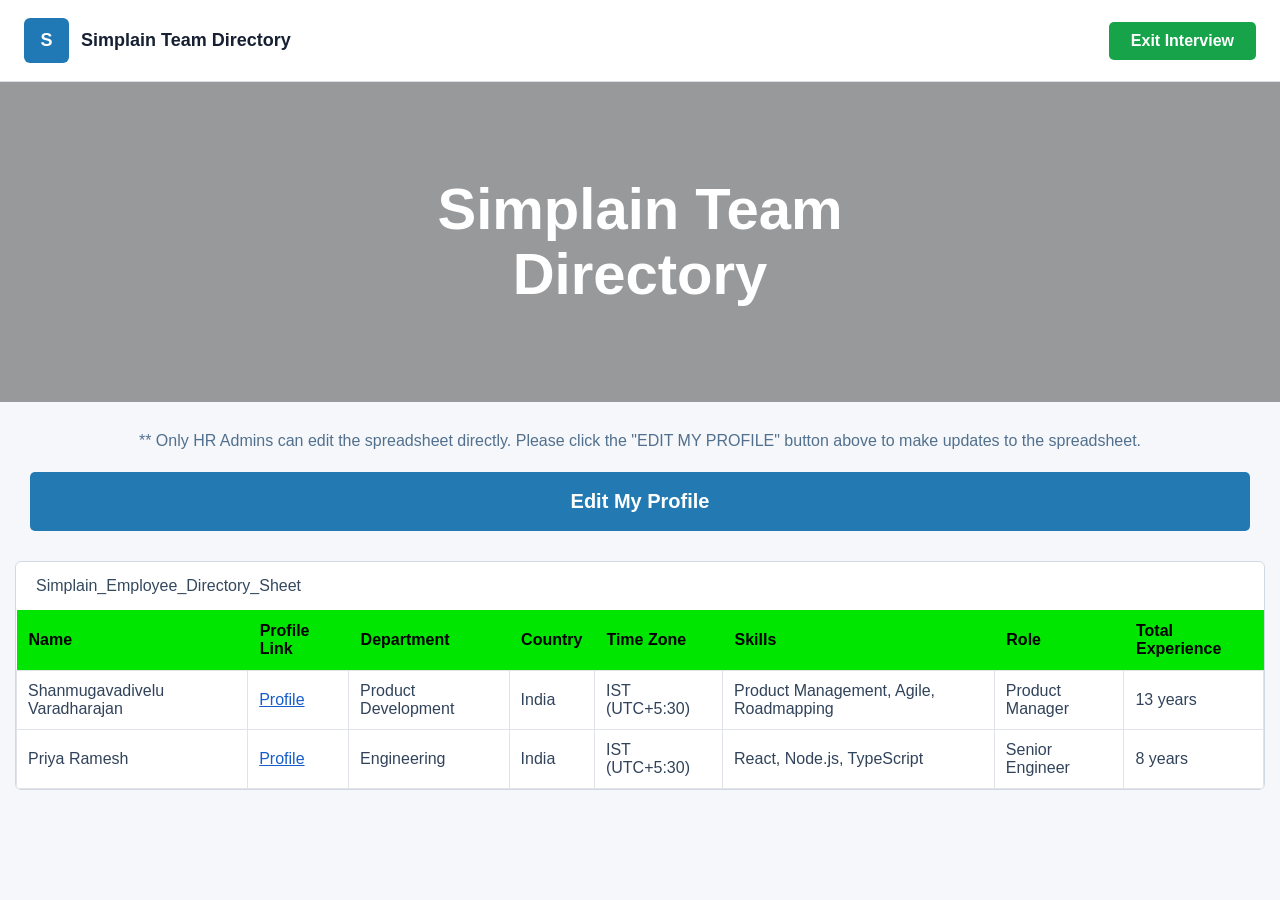
<file: Exit_Interview_Project (1)/index.html>
<!DOCTYPE html>
<html lang="en">
<head>
  <meta charset="UTF-8">
  <meta name="viewport" content="width=device-width, initial-scale=1.0">
  <title>Simplain Team Directory</title>
  <link rel="stylesheet" href="style.css">
</head>
<body>

<header class="navbar">
  <div class="brand">
    <div class="logo">S</div>
    <span>Simplain Team Directory</span>
  </div>
  <a href="exit-interview.html" class="top-btn">Exit Interview</a>
</header>

<section class="hero">
  <div class="overlay">
    <h1>Simplain Team<br>Directory</h1>
  </div>
</section>

<p class="notice">
  ** Only HR Admins can edit the spreadsheet directly. Please click the "EDIT MY PROFILE"
  button above to make updates to the spreadsheet.
</p>

<a href="#" class="profile-btn">Edit My Profile</a>

<section class="directory">
  <div class="sheet-title">Simplain_Employee_Directory_Sheet</div>
  <table>
    <thead>
      <tr>
        <th>Name</th>
        <th>Profile Link</th>
        <th>Department</th>
        <th>Country</th>
        <th>Time Zone</th>
        <th>Skills</th>
        <th>Role</th>
        <th>Total Experience</th>
      </tr>
    </thead>
    <tbody>
      <tr>
        <td>Shanmugavadivelu Varadharajan</td>
        <td><a href="#">Profile</a></td>
        <td>Product Development</td>
        <td>India</td>
        <td>IST (UTC+5:30)</td>
        <td>Product Management, Agile, Roadmapping</td>
        <td>Product Manager</td>
        <td>13 years</td>
      </tr>
      <tr>
        <td>Priya Ramesh</td>
        <td><a href="#">Profile</a></td>
        <td>Engineering</td>
        <td>India</td>
        <td>IST (UTC+5:30)</td>
        <td>React, Node.js, TypeScript</td>
        <td>Senior Engineer</td>
        <td>8 years</td>
      </tr>
    </tbody>
  </table>
</section>

</body>
</html>
</file>
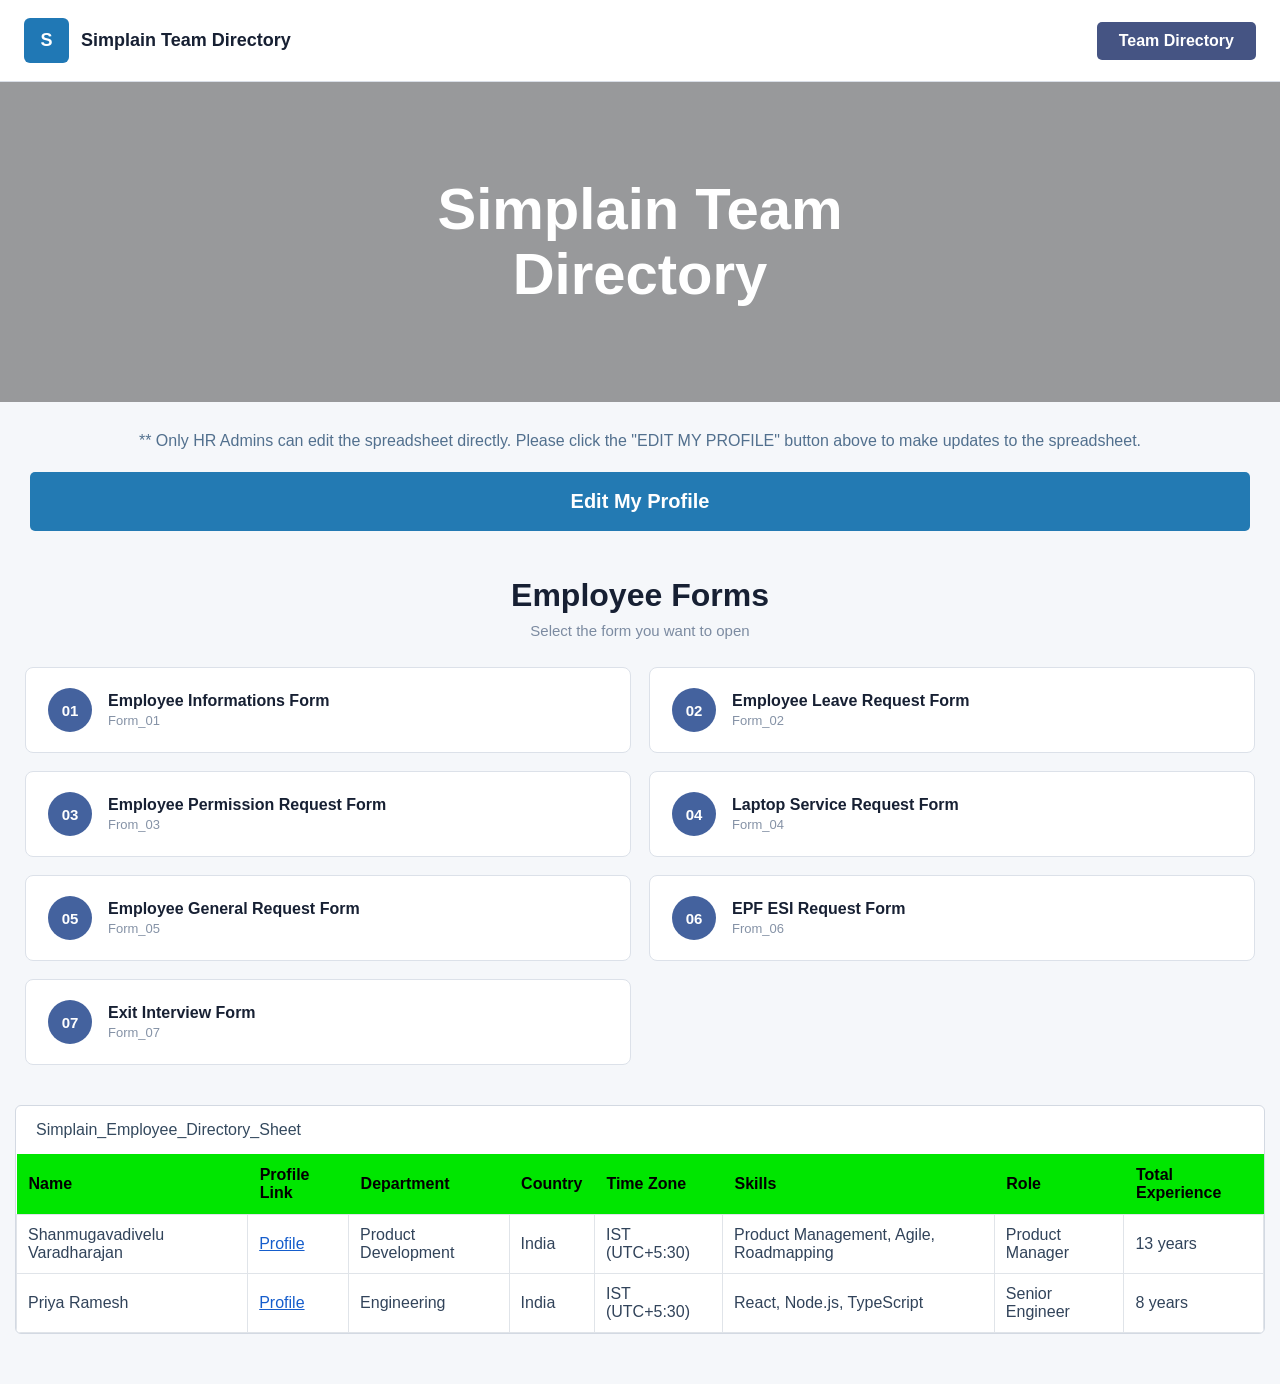
<file: Simplain_Employee_Portal (1)/index.html>
<!DOCTYPE html>
<html lang="en">
<head>
  <meta charset="UTF-8">
  <meta name="viewport" content="width=device-width, initial-scale=1.0">
  <title>Simplain Team Directory</title>
  <link rel="stylesheet" href="style.css">
</head>
<body>

<header class="navbar">
  <div class="brand">
    <div class="logo">S</div>
    <span>Simplain Team Directory</span>
  </div>
  <a href="#directory" class="top-btn">Team Directory</a>
</header>

<section class="hero">
  <div class="overlay">
    <h1>Simplain Team<br>Directory</h1>
  </div>
</section>

<p class="notice">
  ** Only HR Admins can edit the spreadsheet directly. Please click the "EDIT MY PROFILE"
  button above to make updates to the spreadsheet.
</p>

<a href="#" class="profile-btn">Edit My Profile</a>

<section class="forms-section">
  <h2>Employee Forms</h2>
  <p class="forms-subtitle">Select the form you want to open</p>

  <div class="forms-grid">
    <a href="employee-information.html" class="form-card">
      <span class="card-number">01</span>
      <span class="card-text">
        <span class="card-title">Employee Informations Form</span>
        <span class="card-sub">Form_01</span>
      </span>
    </a>

    <a href="employee-leave-request.html" class="form-card">
      <span class="card-number">02</span>
      <span class="card-text">
        <span class="card-title">Employee Leave Request Form</span>
        <span class="card-sub">Form_02</span>
      </span>
    </a>

    <a href="employee-permission-request.html" class="form-card">
      <span class="card-number">03</span>
      <span class="card-text">
        <span class="card-title">Employee Permission Request Form</span>
        <span class="card-sub">From_03</span>
      </span>
    </a>

    <a href="laptop-service-request.html" class="form-card">
      <span class="card-number">04</span>
      <span class="card-text">
        <span class="card-title">Laptop Service Request Form</span>
        <span class="card-sub">Form_04</span>
      </span>
    </a>

    <a href="employee-general-request.html" class="form-card">
      <span class="card-number">05</span>
      <span class="card-text">
        <span class="card-title">Employee General Request Form</span>
        <span class="card-sub">Form_05</span>
      </span>
    </a>

    <a href="epf-esi-request.html" class="form-card">
      <span class="card-number">06</span>
      <span class="card-text">
        <span class="card-title">EPF ESI Request Form</span>
        <span class="card-sub">From_06</span>
      </span>
    </a>

    <a href="exit-interview.html" class="form-card form-card--accent">
      <span class="card-number card-number--accent">07</span>
      <span class="card-text">
        <span class="card-title">Exit Interview Form</span>
        <span class="card-sub">Form_07</span>
      </span>
    </a>
  </div>
</section>

<section class="directory" id="directory">
  <div class="sheet-title">Simplain_Employee_Directory_Sheet</div>
  <table>
    <thead>
      <tr>
        <th>Name</th>
        <th>Profile Link</th>
        <th>Department</th>
        <th>Country</th>
        <th>Time Zone</th>
        <th>Skills</th>
        <th>Role</th>
        <th>Total Experience</th>
      </tr>
    </thead>
    <tbody>
      <tr>
        <td>Shanmugavadivelu Varadharajan</td>
        <td><a href="#">Profile</a></td>
        <td>Product Development</td>
        <td>India</td>
        <td>IST (UTC+5:30)</td>
        <td>Product Management, Agile, Roadmapping</td>
        <td>Product Manager</td>
        <td>13 years</td>
      </tr>
      <tr>
        <td>Priya Ramesh</td>
        <td><a href="#">Profile</a></td>
        <td>Engineering</td>
        <td>India</td>
        <td>IST (UTC+5:30)</td>
        <td>React, Node.js, TypeScript</td>
        <td>Senior Engineer</td>
        <td>8 years</td>
      </tr>
    </tbody>
  </table>
</section>

</body>
</html>
</file>
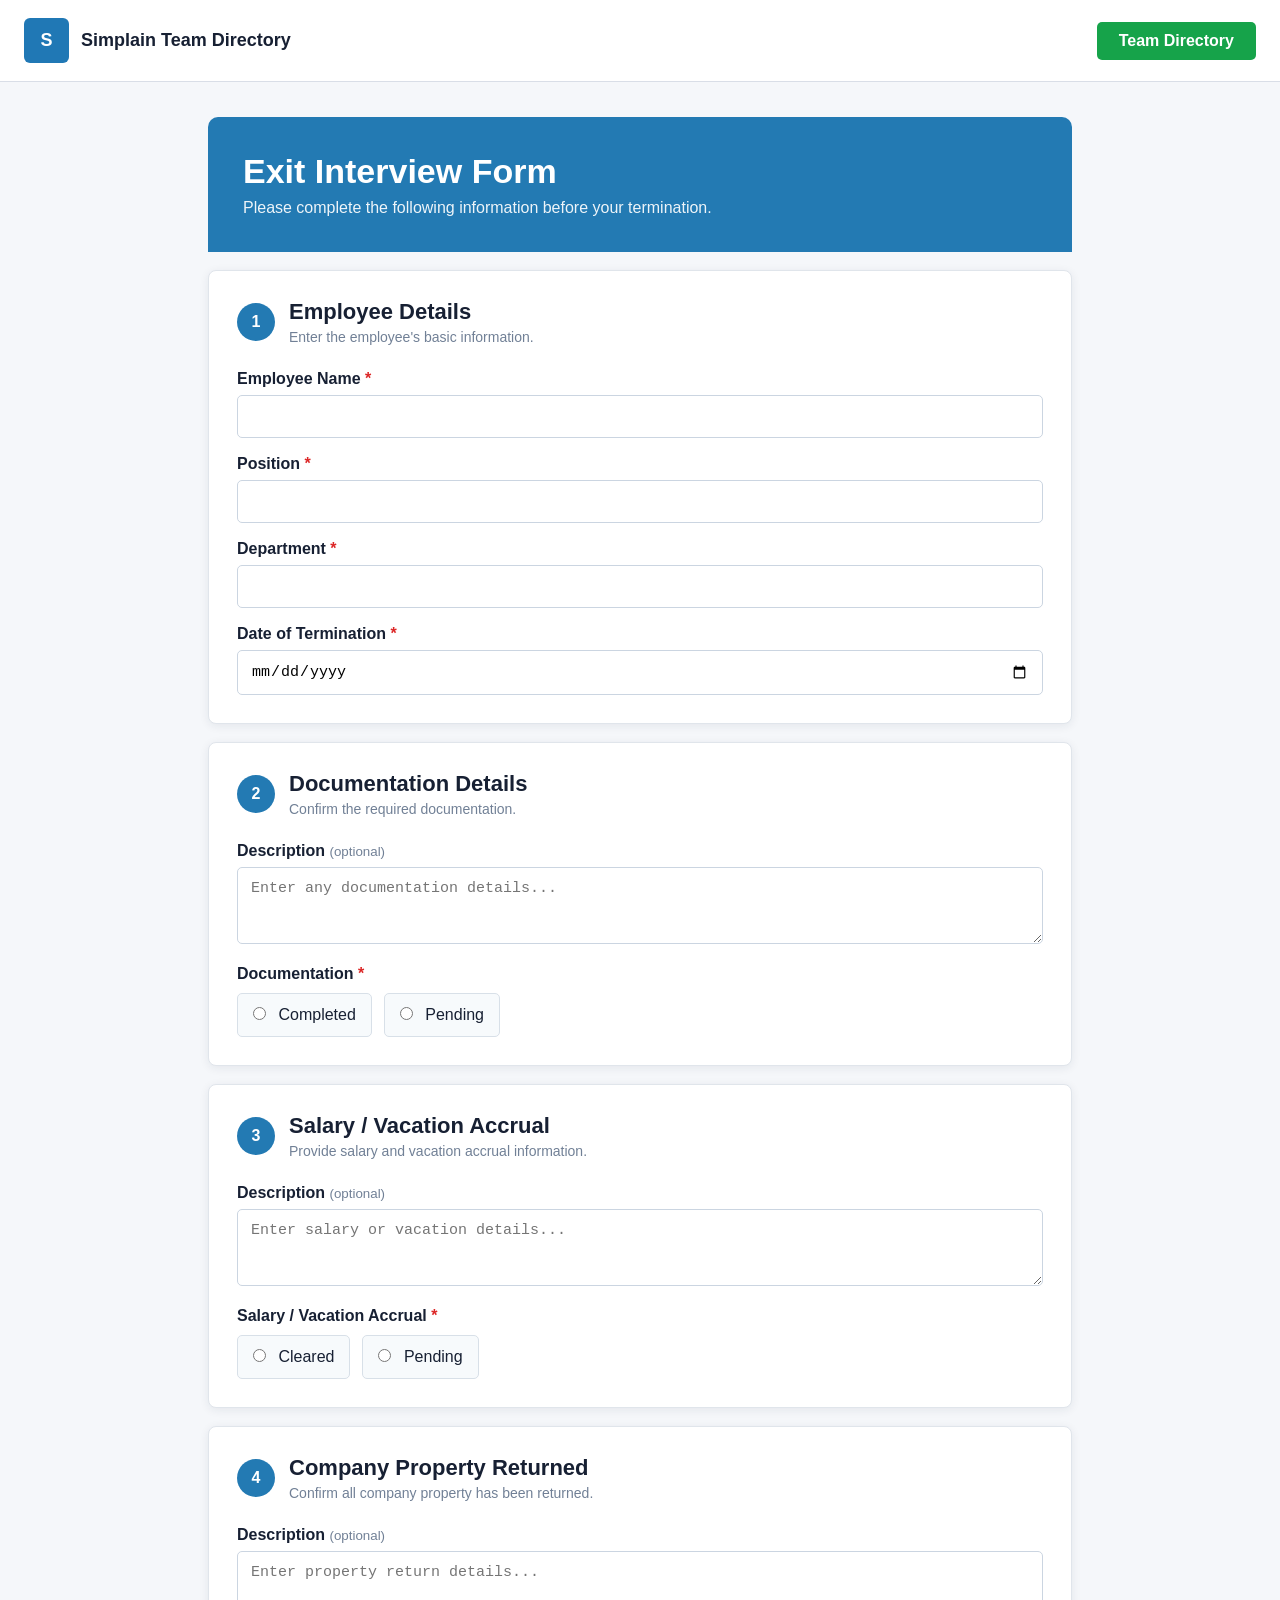
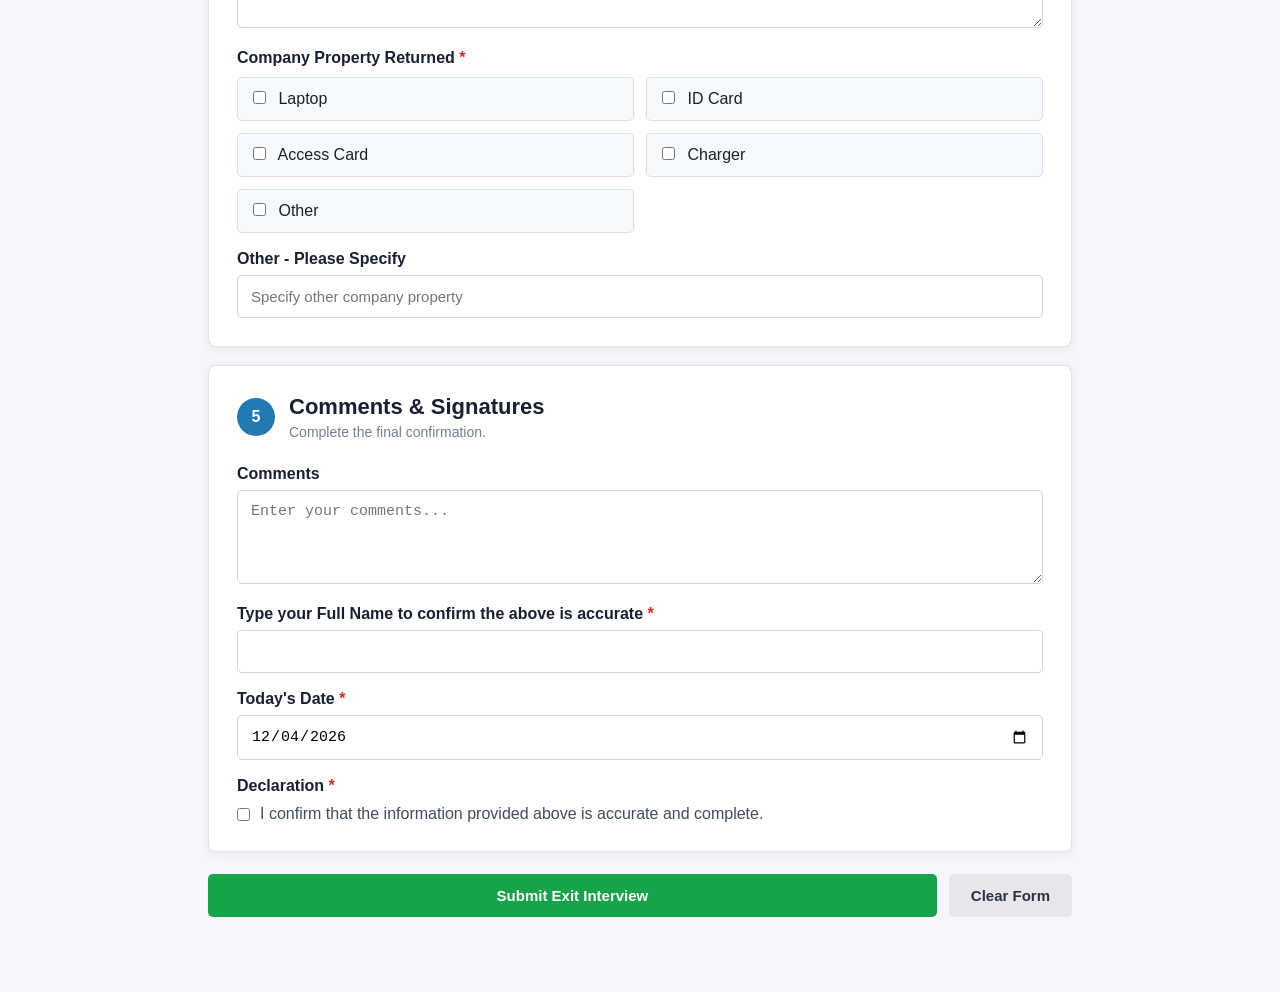
<file: Exit_Interview_Project (1)/exit-interview.html>
<!DOCTYPE html>
<html lang="en">
<head>
  <meta charset="UTF-8">
  <meta name="viewport" content="width=device-width, initial-scale=1.0">
  <title>Exit Interview Form | Simplain</title>
  <link rel="stylesheet" href="style.css">
</head>
<body>

<header class="navbar">
  <div class="brand">
    <div class="logo">S</div>
    <span>Simplain Team Directory</span>
  </div>
  <a href="index.html" class="top-btn">Team Directory</a>
</header>

<main class="form-page">
  <div class="form-header">
    <h1>Exit Interview Form</h1>
    <p>Please complete the following information before your termination.</p>
  </div>

  <form id="exitForm">

    <section class="form-section">
      <div class="section-title">
        <span>1</span>
        <div>
          <h2>Employee Details</h2>
          <p>Enter the employee's basic information.</p>
        </div>
      </div>

      <label>Employee Name <span>*</span></label>
      <input type="text" name="employeeName" required>

      <label>Position <span>*</span></label>
      <input type="text" name="position" required>

      <label>Department <span>*</span></label>
      <input type="text" name="department" required>

      <label>Date of Termination <span>*</span></label>
      <input type="date" name="terminationDate" required>
    </section>

    <section class="form-section">
      <div class="section-title">
        <span>2</span>
        <div>
          <h2>Documentation Details</h2>
          <p>Confirm the required documentation.</p>
        </div>
      </div>

      <label>Description <small>(optional)</small></label>
      <textarea name="documentationDescription" rows="3"
        placeholder="Enter any documentation details..."></textarea>

      <label>Documentation <span>*</span></label>
      <div class="options">
        <label class="option"><input type="radio" name="documentation" value="Completed" required> Completed</label>
        <label class="option"><input type="radio" name="documentation" value="Pending"> Pending</label>
      </div>
    </section>

    <section class="form-section">
      <div class="section-title">
        <span>3</span>
        <div>
          <h2>Salary / Vacation Accrual</h2>
          <p>Provide salary and vacation accrual information.</p>
        </div>
      </div>

      <label>Description <small>(optional)</small></label>
      <textarea name="salaryDescription" rows="3"
        placeholder="Enter salary or vacation details..."></textarea>

      <label>Salary / Vacation Accrual <span>*</span></label>
      <div class="options">
        <label class="option"><input type="radio" name="salary" value="Cleared" required> Cleared</label>
        <label class="option"><input type="radio" name="salary" value="Pending"> Pending</label>
      </div>
    </section>

    <section class="form-section">
      <div class="section-title">
        <span>4</span>
        <div>
          <h2>Company Property Returned</h2>
          <p>Confirm all company property has been returned.</p>
        </div>
      </div>

      <label>Description <small>(optional)</small></label>
      <textarea name="propertyDescription" rows="3"
        placeholder="Enter property return details..."></textarea>

      <label>Company Property Returned <span>*</span></label>
      <div class="checkbox-grid">
        <label class="option"><input type="checkbox" name="property" value="Laptop"> Laptop</label>
        <label class="option"><input type="checkbox" name="property" value="ID Card"> ID Card</label>
        <label class="option"><input type="checkbox" name="property" value="Access Card"> Access Card</label>
        <label class="option"><input type="checkbox" name="property" value="Charger"> Charger</label>
        <label class="option"><input type="checkbox" name="property" value="Other"> Other</label>
      </div>

      <label>Other - Please Specify</label>
      <input type="text" name="otherProperty" placeholder="Specify other company property">
    </section>

    <section class="form-section">
      <div class="section-title">
        <span>5</span>
        <div>
          <h2>Comments &amp; Signatures</h2>
          <p>Complete the final confirmation.</p>
        </div>
      </div>

      <label>Comments</label>
      <textarea name="comments" rows="4" placeholder="Enter your comments..."></textarea>

      <label>Type your Full Name to confirm the above is accurate <span>*</span></label>
      <input type="text" name="fullName" required>

      <label>Today's Date <span>*</span></label>
      <input type="date" id="todayDate" name="todayDate" required>

      <label>Declaration <span>*</span></label>
      <label class="declaration">
        <input type="checkbox" name="declaration" required>
        I confirm that the information provided above is accurate and complete.
      </label>
    </section>

    <div class="submit-area">
      <button type="submit" class="submit-btn">Submit Exit Interview</button>
      <button type="reset" class="reset-btn">Clear Form</button>
    </div>

  </form>
</main>

<script src="script.js"></script>
</body>
</html>
</file>
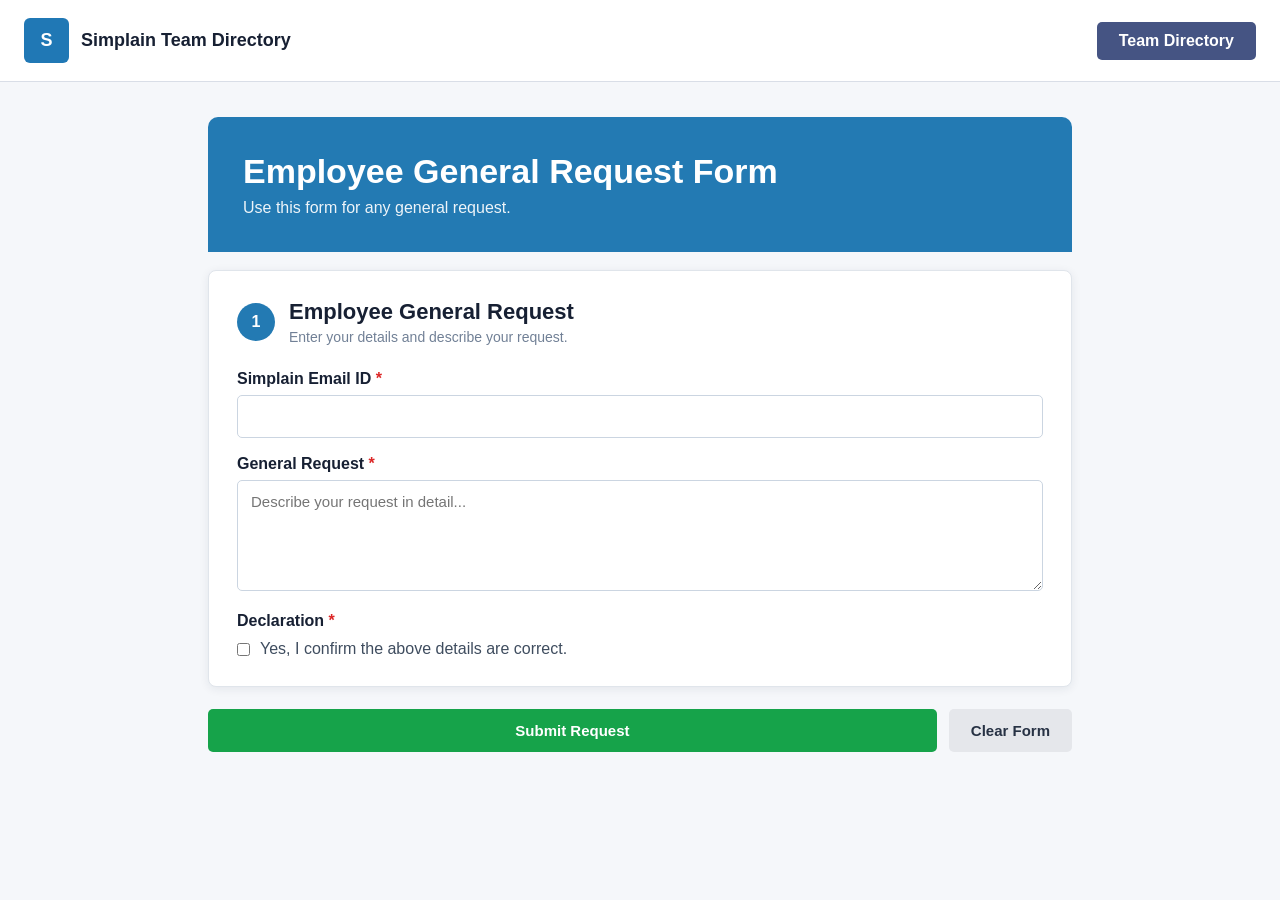
<file: Simplain_Employee_Portal (1)/employee-general-request.html>
<!DOCTYPE html>
<html lang="en">
<head>
  <meta charset="UTF-8">
  <meta name="viewport" content="width=device-width, initial-scale=1.0">
  <title>Employee General Request Form | Simplain</title>
  <link rel="stylesheet" href="style.css">
</head>
<body>

<header class="navbar">
  <div class="brand">
    <div class="logo">S</div>
    <span>Simplain Team Directory</span>
  </div>
  <a href="index.html" class="top-btn">Team Directory</a>
</header>

<main class="form-page">
  <div class="form-header">
    <h1>Employee General Request Form</h1>
    <p>Use this form for any general request.</p>
  </div>

  <form id="generalRequestForm">

    <section class="form-section">
      <div class="section-title">
        <span>1</span>
        <div>
          <h2>Employee General Request</h2>
          <p>Enter your details and describe your request.</p>
        </div>
      </div>

      <label>Simplain Email ID <span>*</span></label>
      <input type="email" name="simplainEmail" required>

      <label>General Request <span>*</span></label>
      <textarea name="generalRequest" rows="5" placeholder="Describe your request in detail..." required></textarea>

      <label>Declaration <span>*</span></label>
      <label class="declaration">
        <input type="checkbox" name="declaration" required>
        Yes, I confirm the above details are correct.
      </label>
    </section>

    <div class="submit-area">
      <button type="submit" class="submit-btn">Submit Request</button>
      <button type="reset" class="reset-btn">Clear Form</button>
    </div>

  </form>
</main>

<script src="script.js"></script>
</body>
</html>
</file>
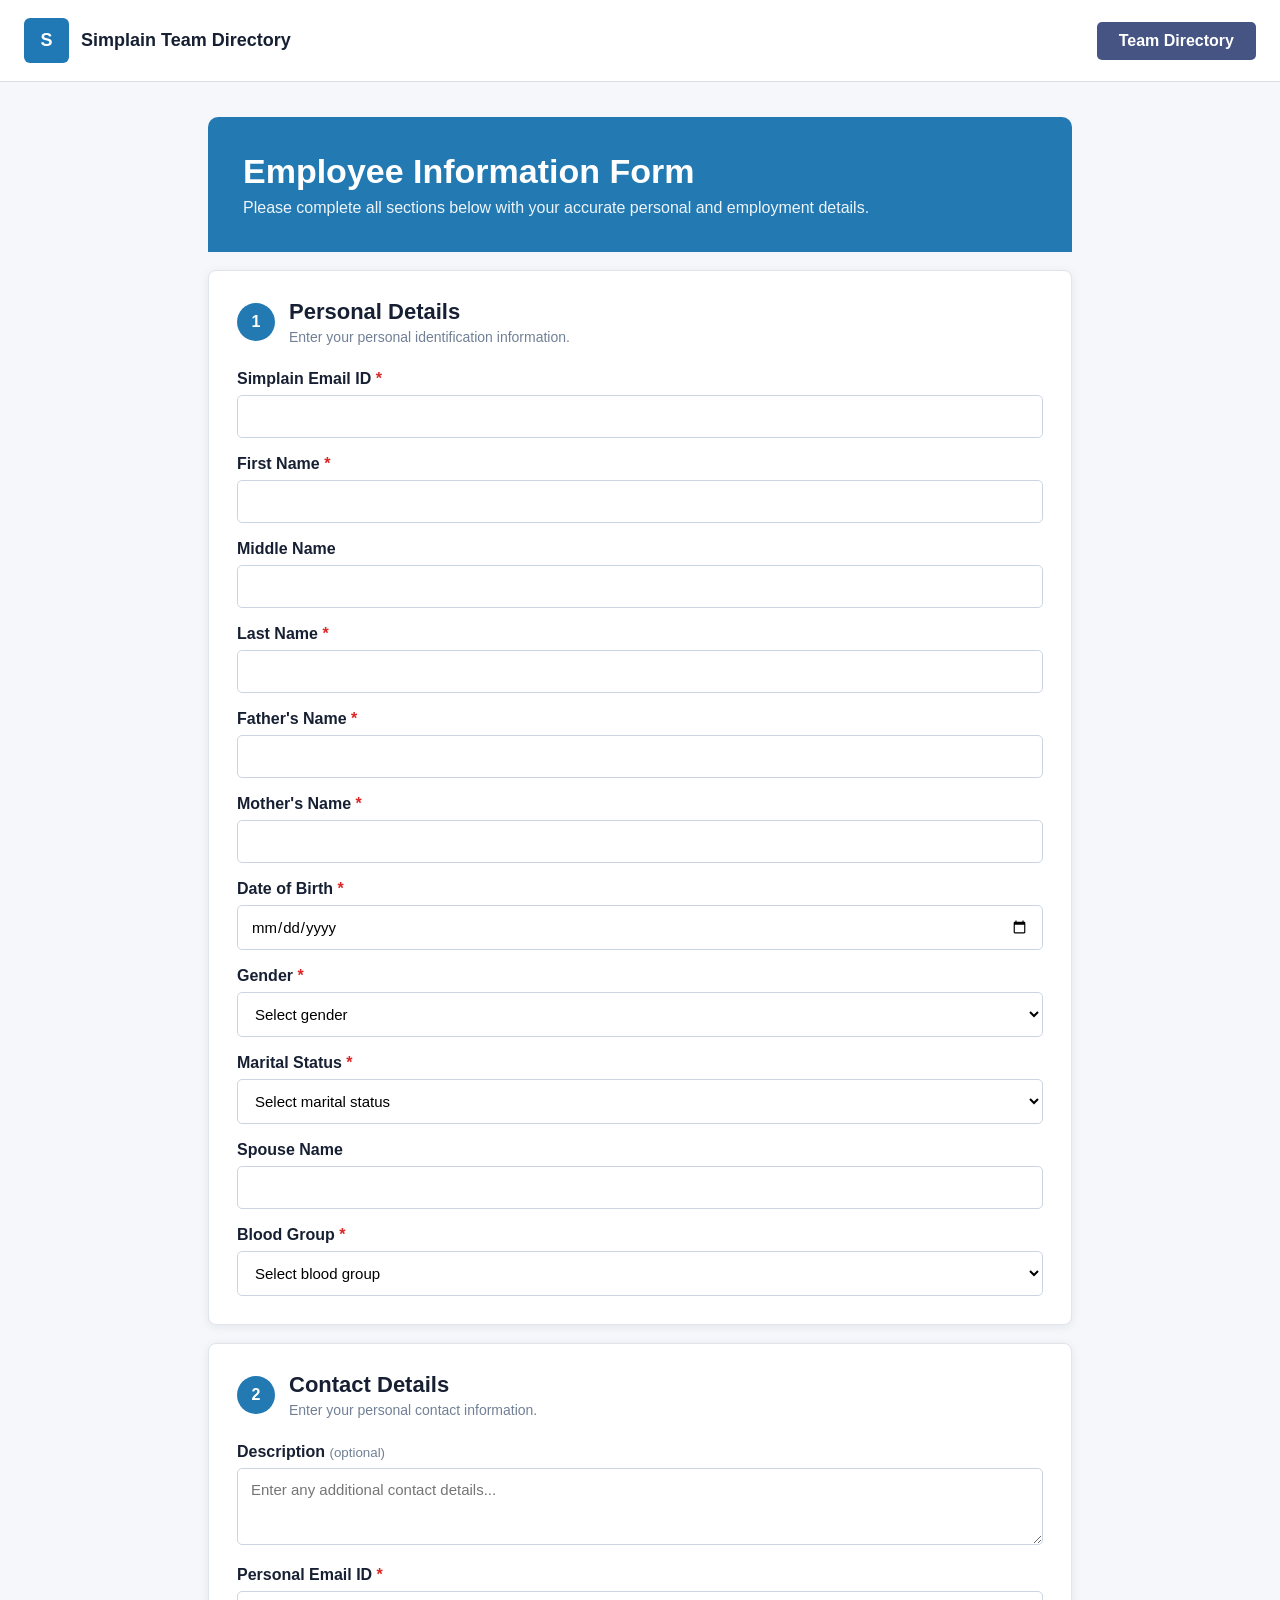
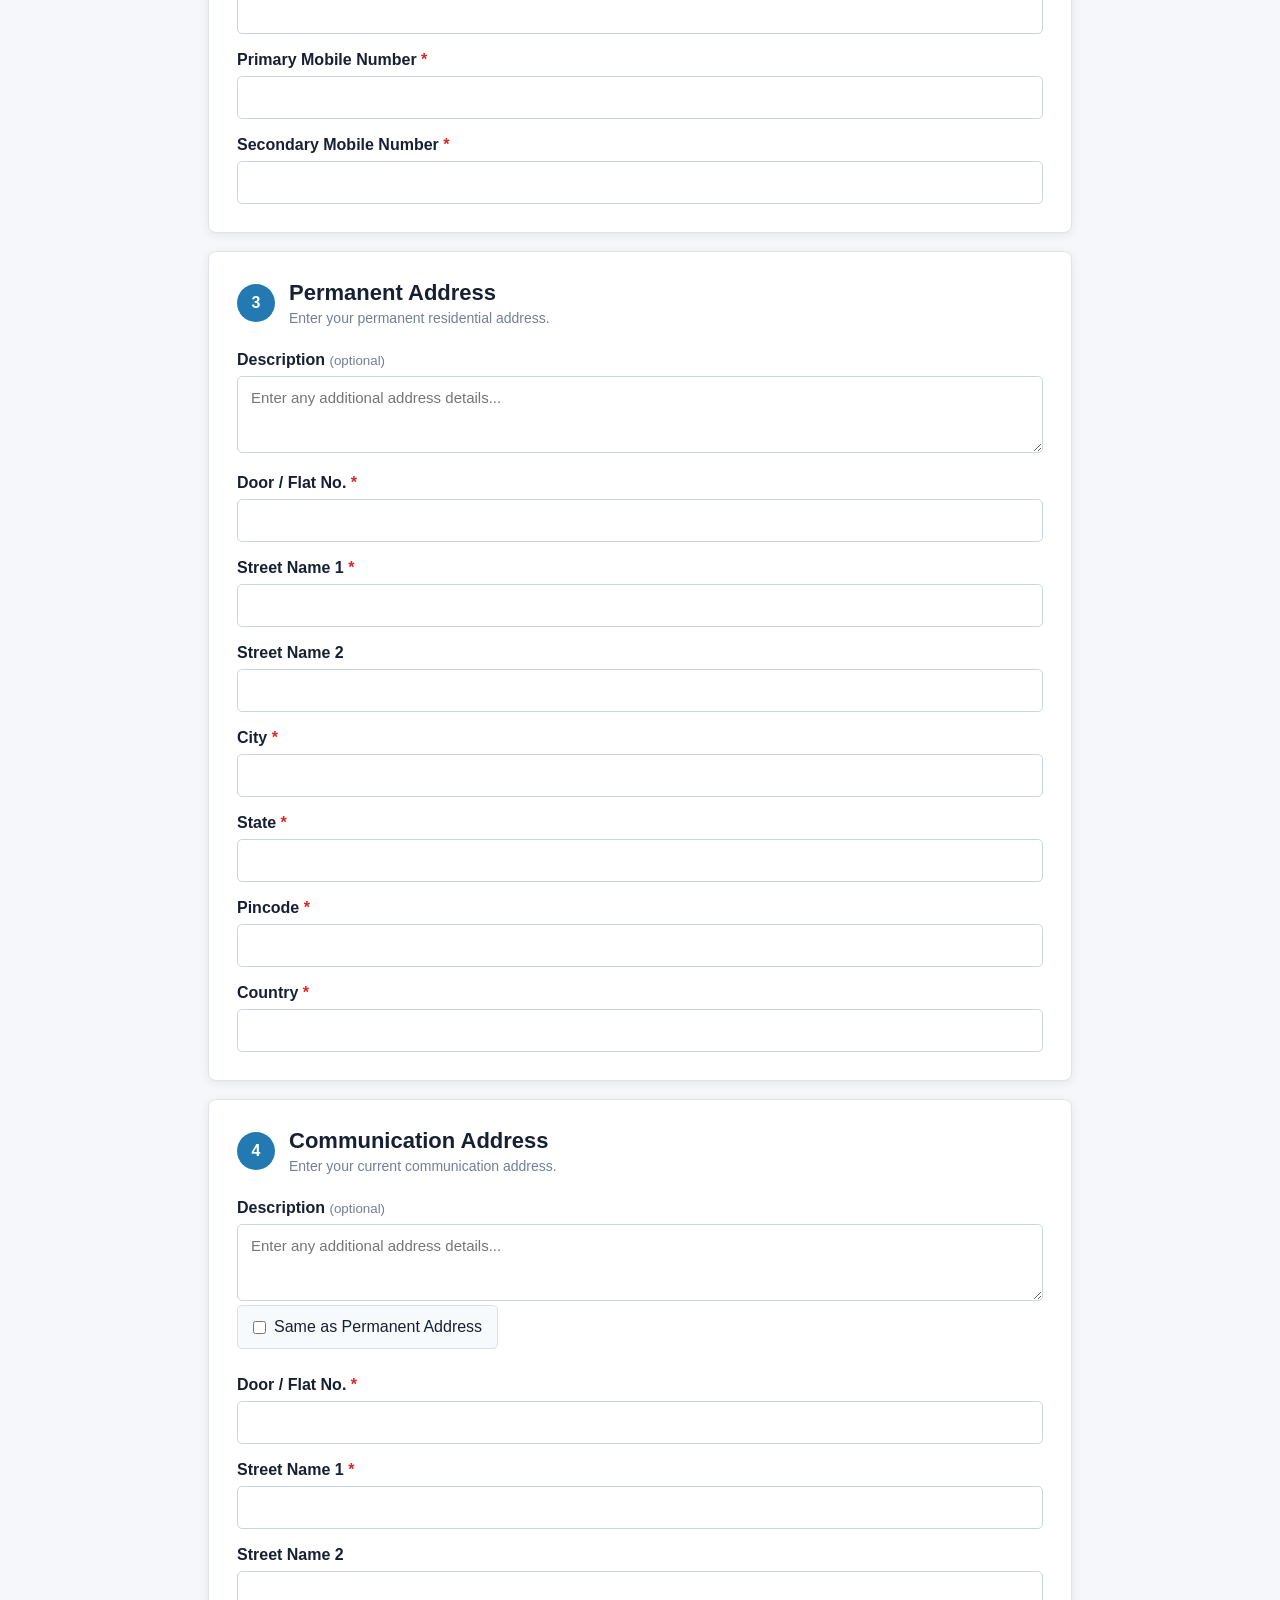
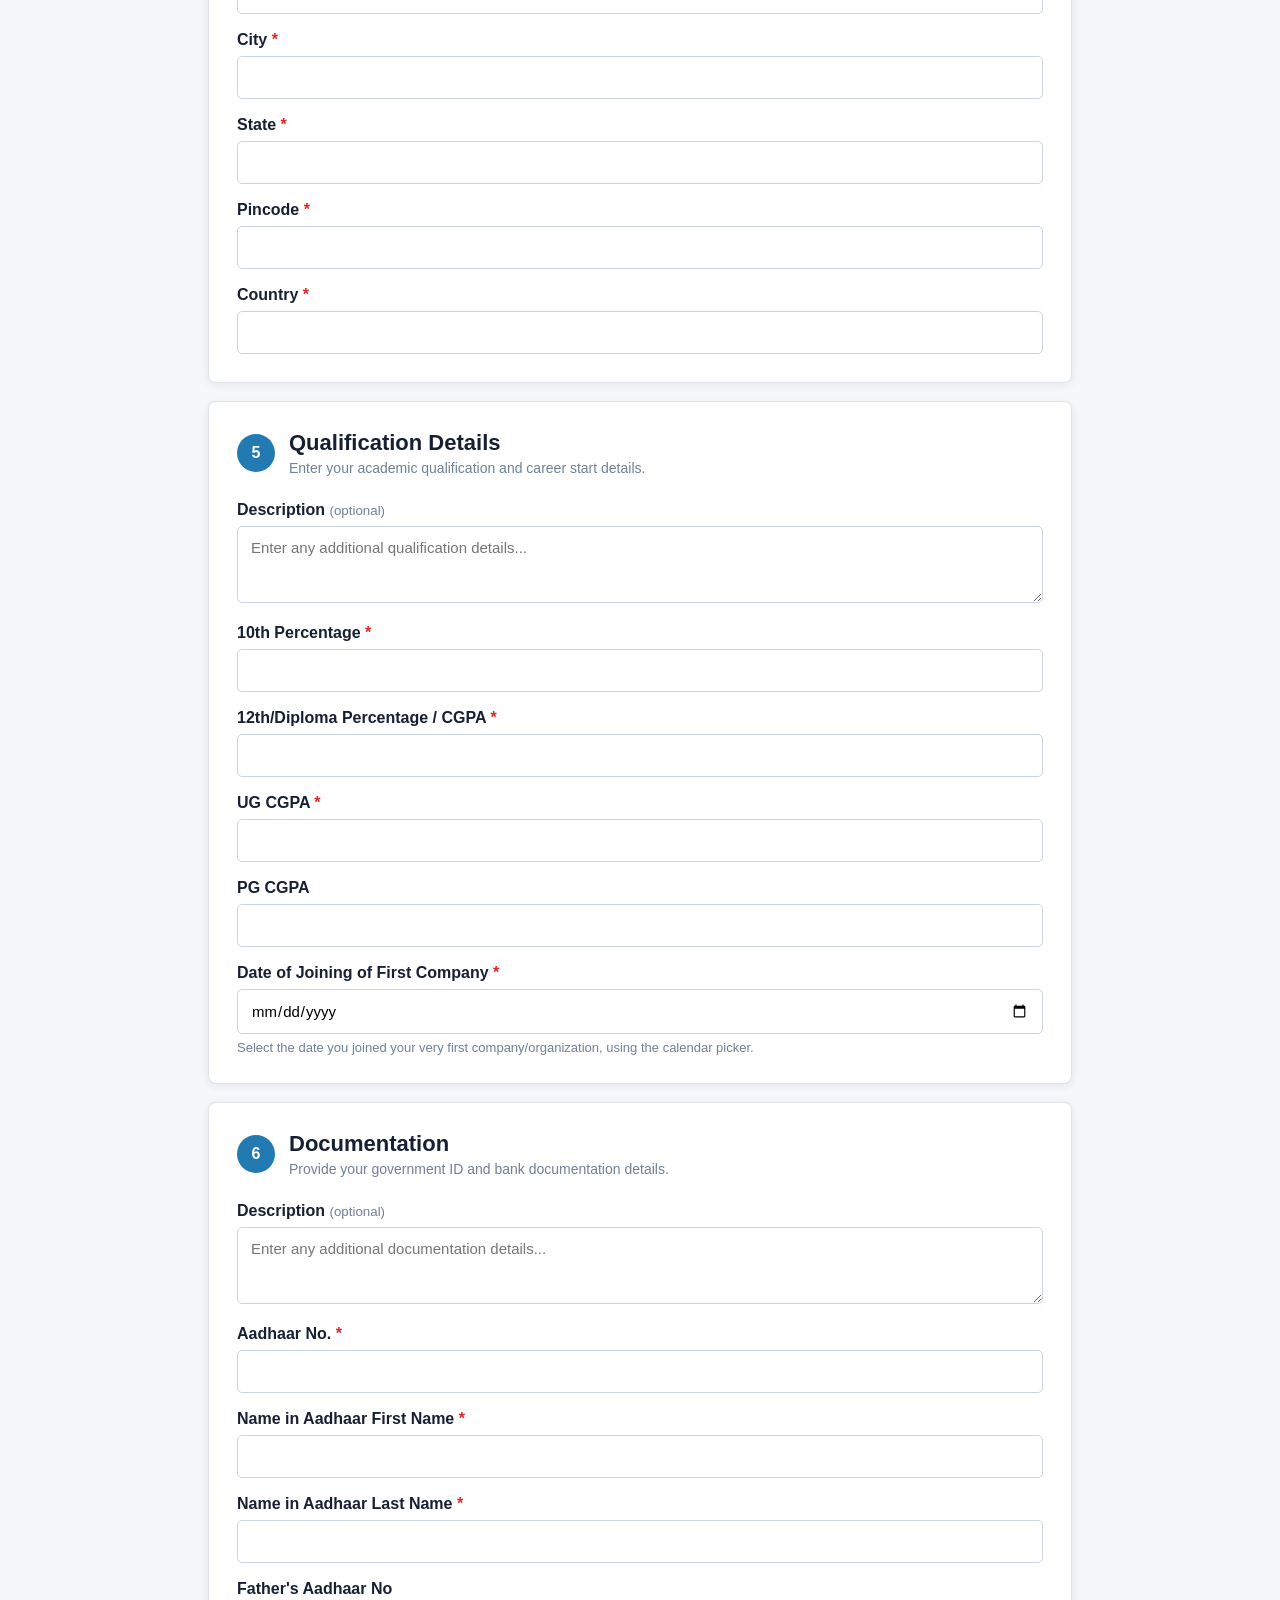
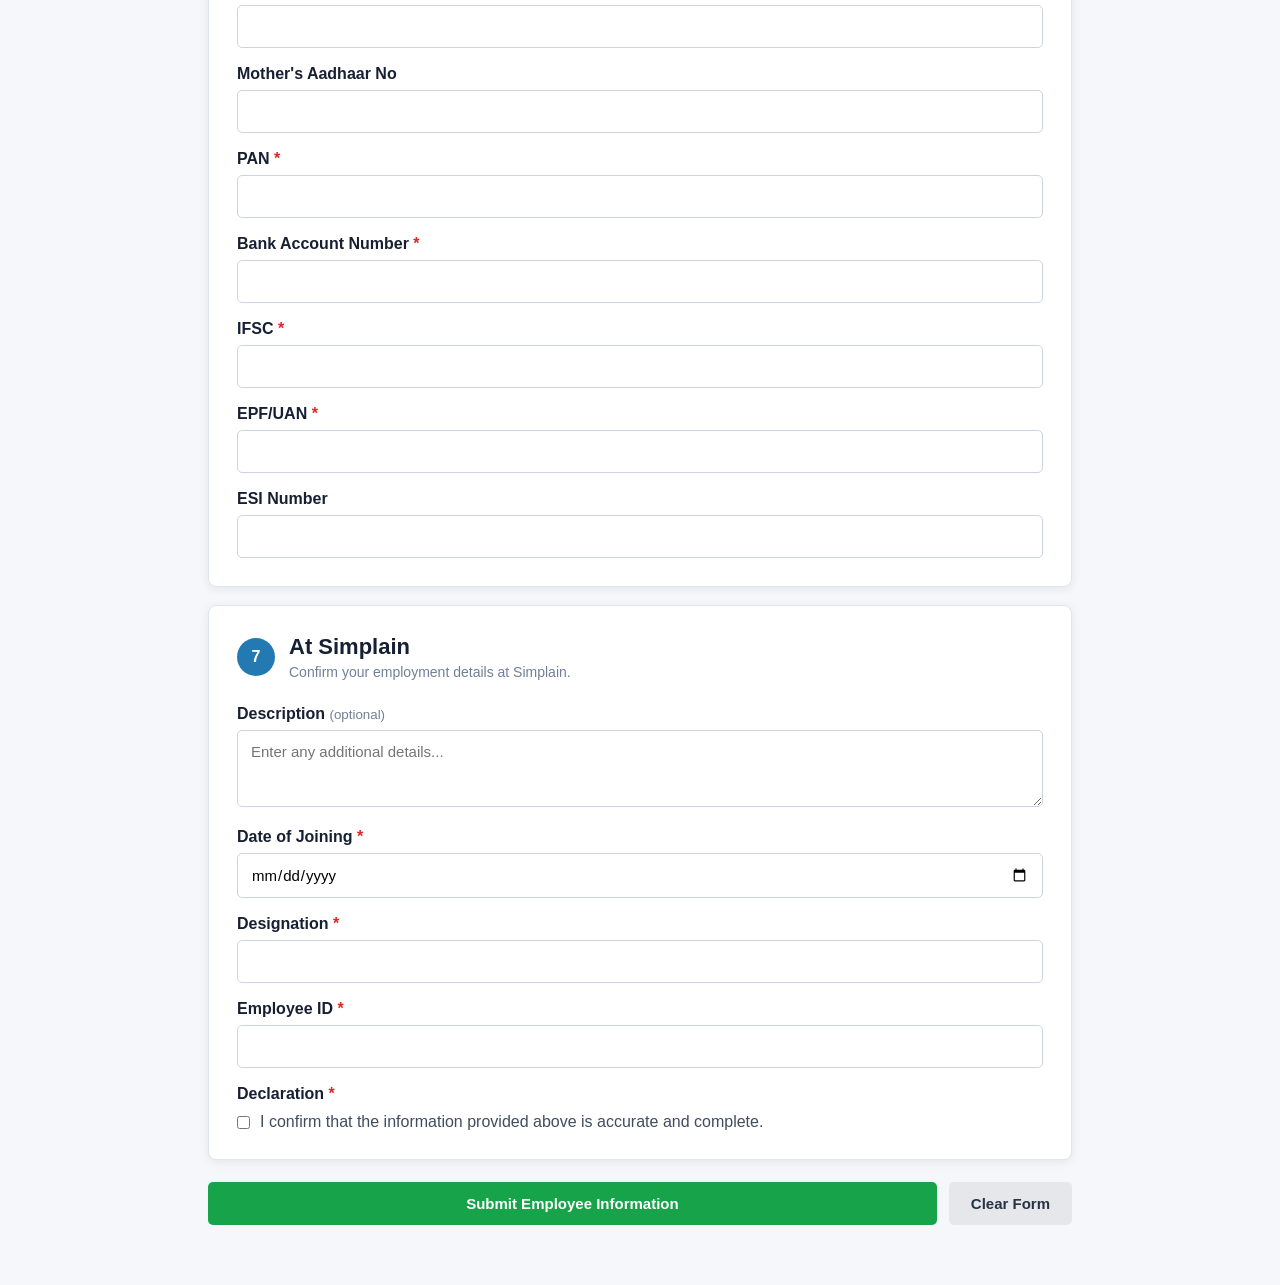
<file: Simplain_Employee_Portal (1)/employee-information.html>
<!DOCTYPE html>
<html lang="en">
<head>
  <meta charset="UTF-8">
  <meta name="viewport" content="width=device-width, initial-scale=1.0">
  <title>Employee Information Form | Simplain</title>
  <link rel="stylesheet" href="style.css">
</head>
<body>

<header class="navbar">
  <div class="brand">
    <div class="logo">S</div>
    <span>Simplain Team Directory</span>
  </div>
  <a href="index.html" class="top-btn">Team Directory</a>
</header>

<main class="form-page">
  <div class="form-header">
    <h1>Employee Information Form</h1>
    <p>Please complete all sections below with your accurate personal and employment details.</p>
  </div>

  <form id="empInfoForm">

    <section class="form-section">
      <div class="section-title">
        <span>1</span>
        <div>
          <h2>Personal Details</h2>
          <p>Enter your personal identification information.</p>
        </div>
      </div>

      <label>Simplain Email ID <span>*</span></label>
      <input type="email" name="simplainEmail" required>

      <label>First Name <span>*</span></label>
      <input type="text" name="firstName" required>

      <label>Middle Name</label>
      <input type="text" name="middleName">

      <label>Last Name <span>*</span></label>
      <input type="text" name="lastName" required>

      <label>Father's Name <span>*</span></label>
      <input type="text" name="fatherName" required>

      <label>Mother's Name <span>*</span></label>
      <input type="text" name="motherName" required>

      <label>Date of Birth <span>*</span></label>
      <input type="date" name="dob" required>

      <label>Gender <span>*</span></label>
      <select name="gender" required>
        <option value="" disabled selected>Select gender</option>
        <option value="Male">Male</option>
        <option value="Female">Female</option>
        <option value="Other">Other</option>
      </select>

      <label>Marital Status <span>*</span></label>
      <select name="maritalStatus" id="maritalStatus" required>
        <option value="" disabled selected>Select marital status</option>
        <option value="Single">Single</option>
        <option value="Married">Married</option>
      </select>

      <label>Spouse Name</label>
      <input type="text" name="spouseName" id="spouseName">

      <label>Blood Group <span>*</span></label>
      <select name="bloodGroup" required>
        <option value="" disabled selected>Select blood group</option>
        <option value="A+">A+</option>
        <option value="A-">A-</option>
        <option value="A1+">A1+</option>
        <option value="A1-">A1-</option>
        <option value="A1B+">A1B+</option>
        <option value="A1B-">A1B-</option>
        <option value="A2+">A2+</option>
        <option value="A2-">A2-</option>
        <option value="A2B+">A2B+</option>
        <option value="A2B-">A2B-</option>
        <option value="AB+">AB+</option>
        <option value="AB-">AB-</option>
        <option value="B+">B+</option>
        <option value="B-">B-</option>
        <option value="O+">O+</option>
        <option value="O-">O-</option>
        <option value="Bombay Blood Group">Bombay Blood Group</option>
        <option value="Rh-null (Rh zero)">Rh-null (Rh zero)</option>
        <option value="INRA">INRA</option>
      </select>
    </section>

    <section class="form-section">
      <div class="section-title">
        <span>2</span>
        <div>
          <h2>Contact Details</h2>
          <p>Enter your personal contact information.</p>
        </div>
      </div>

      <label>Description <small>(optional)</small></label>
      <textarea name="contactDescription" rows="3"
        placeholder="Enter any additional contact details..."></textarea>

      <label>Personal Email ID <span>*</span></label>
      <input type="email" name="personalEmail" required>

      <label>Primary Mobile Number <span>*</span></label>
      <input type="tel" name="primaryMobile" inputmode="numeric" pattern="[0-9]{10}" maxlength="10" title="Enter a valid 10-digit mobile number" required>

      <label>Secondary Mobile Number <span>*</span></label>
      <input type="tel" name="secondaryMobile" inputmode="numeric" pattern="[0-9]{10}" maxlength="10" title="Enter a valid 10-digit mobile number" required>
    </section>

    <section class="form-section">
      <div class="section-title">
        <span>3</span>
        <div>
          <h2>Permanent Address</h2>
          <p>Enter your permanent residential address.</p>
        </div>
      </div>

      <label>Description <small>(optional)</small></label>
      <textarea name="permanentDescription" rows="3"
        placeholder="Enter any additional address details..."></textarea>

      <label>Door / Flat No. <span>*</span></label>
      <input type="text" name="permDoorNo" required>

      <label>Street Name 1 <span>*</span></label>
      <input type="text" name="permStreet1" required>

      <label>Street Name 2</label>
      <input type="text" name="permStreet2">

      <label>City <span>*</span></label>
      <input type="text" name="permCity" required>

      <label>State <span>*</span></label>
      <input type="text" name="permState" required>

      <label>Pincode <span>*</span></label>
      <input type="text" name="permPincode" inputmode="numeric" pattern="[0-9]{6}" maxlength="6" title="Enter a valid 6-digit pincode" required>

      <label>Country <span>*</span></label>
      <input type="text" name="permCountry" required>
    </section>

    <section class="form-section">
      <div class="section-title">
        <span>4</span>
        <div>
          <h2>Communication Address</h2>
          <p>Enter your current communication address.</p>
        </div>
      </div>

      <label>Description <small>(optional)</small></label>
      <textarea name="commDescription" rows="3"
        placeholder="Enter any additional address details..."></textarea>

      <label class="option" style="display:inline-flex; align-items:center; margin-bottom:10px;">
        <input type="checkbox" id="sameAsPermanent"> Same as Permanent Address
      </label>

      <label>Door / Flat No. <span>*</span></label>
      <input type="text" name="commDoorNo" required>

      <label>Street Name 1 <span>*</span></label>
      <input type="text" name="commStreet1" required>

      <label>Street Name 2</label>
      <input type="text" name="commStreet2">

      <label>City <span>*</span></label>
      <input type="text" name="commCity" required>

      <label>State <span>*</span></label>
      <input type="text" name="commState" required>

      <label>Pincode <span>*</span></label>
      <input type="text" name="commPincode" inputmode="numeric" pattern="[0-9]{6}" maxlength="6" title="Enter a valid 6-digit pincode" required>

      <label>Country <span>*</span></label>
      <input type="text" name="commCountry" required>
    </section>

    <section class="form-section">
      <div class="section-title">
        <span>5</span>
        <div>
          <h2>Qualification Details</h2>
          <p>Enter your academic qualification and career start details.</p>
        </div>
      </div>

      <label>Description <small>(optional)</small></label>
      <textarea name="qualificationDescription" rows="3"
        placeholder="Enter any additional qualification details..."></textarea>

      <label>10th Percentage <span>*</span></label>
      <input type="number" name="tenthPercentage" min="0" max="100" step="0.01" title="Enter a percentage between 0 and 100" required>

      <label>12th/Diploma Percentage / CGPA <span>*</span></label>
      <input type="number" name="twelfthPercentage" min="0" max="100" step="0.01" title="Enter a percentage or CGPA between 0 and 100" required>

      <label>UG CGPA <span>*</span></label>
      <input type="number" name="ugCgpa" min="0" max="10" step="0.01" title="Enter a CGPA between 0 and 10" required>

      <label>PG CGPA</label>
      <input type="number" name="pgCgpa" min="0" max="10" step="0.01" title="Enter a CGPA between 0 and 10">

      <label>Date of Joining of First Company <span>*</span></label>
      <input type="date" name="firstCompanyJoinDate" required>
      <p style="margin-top:6px; color:#718096; font-size:13px;">
        Select the date you joined your very first company/organization, using the calendar picker.
      </p>
    </section>

    <section class="form-section">
      <div class="section-title">
        <span>6</span>
        <div>
          <h2>Documentation</h2>
          <p>Provide your government ID and bank documentation details.</p>
        </div>
      </div>

      <label>Description <small>(optional)</small></label>
      <textarea name="documentationDescription" rows="3"
        placeholder="Enter any additional documentation details..."></textarea>

      <label>Aadhaar No. <span>*</span></label>
      <input type="text" name="aadhaarNo" inputmode="numeric" pattern="[0-9]{12}" maxlength="12" title="Enter a valid 12-digit Aadhaar number" required>

      <label>Name in Aadhaar First Name <span>*</span></label>
      <input type="text" name="aadhaarFirstName" required>

      <label>Name in Aadhaar Last Name <span>*</span></label>
      <input type="text" name="aadhaarLastName" required>

      <label>Father's Aadhaar No</label>
      <input type="text" name="fatherAadhaarNo" inputmode="numeric" pattern="[0-9]{12}" maxlength="12" title="Enter a valid 12-digit Aadhaar number">

      <label>Mother's Aadhaar No</label>
      <input type="text" name="motherAadhaarNo" inputmode="numeric" pattern="[0-9]{12}" maxlength="12" title="Enter a valid 12-digit Aadhaar number">

      <label>PAN <span>*</span></label>
      <input type="text" name="pan" class="uppercase-input" pattern="[A-Za-z]{5}[0-9]{4}[A-Za-z]{1}" maxlength="10" title="Enter a valid PAN, e.g. ABCDE1234F" required>

      <label>Bank Account Number <span>*</span></label>
      <input type="text" name="bankAccountNumber" inputmode="numeric" pattern="[0-9]{9,18}" title="Enter a valid bank account number (9 to 18 digits)" required>

      <label>IFSC <span>*</span></label>
      <input type="text" name="ifsc" class="uppercase-input" pattern="[A-Za-z]{4}0[A-Za-z0-9]{6}" maxlength="11" title="Enter a valid IFSC code, e.g. SBIN0001234" required>

      <label>EPF/UAN <span>*</span></label>
      <input type="text" name="epfUan" inputmode="numeric" pattern="[0-9]{12}" maxlength="12" title="Enter a valid 12-digit UAN" required>

      <label>ESI Number</label>
      <input type="text" name="esiNumber" inputmode="numeric" pattern="[0-9]{10,17}" title="Enter a valid ESI number">
    </section>

    <section class="form-section">
      <div class="section-title">
        <span>7</span>
        <div>
          <h2>At Simplain</h2>
          <p>Confirm your employment details at Simplain.</p>
        </div>
      </div>

      <label>Description <small>(optional)</small></label>
      <textarea name="simplainDescription" rows="3"
        placeholder="Enter any additional details..."></textarea>

      <label>Date of Joining <span>*</span></label>
      <input type="date" name="dateOfJoining" required>

      <label>Designation <span>*</span></label>
      <input type="text" name="designation" required>

      <label>Employee ID <span>*</span></label>
      <input type="text" name="employeeId" required>

      <label>Declaration <span>*</span></label>
      <label class="declaration">
        <input type="checkbox" name="declaration" required>
        I confirm that the information provided above is accurate and complete.
      </label>
    </section>

    <div class="submit-area">
      <button type="submit" class="submit-btn">Submit Employee Information</button>
      <button type="reset" class="reset-btn">Clear Form</button>
    </div>

  </form>
</main>

<script src="script.js"></script>
</body>
</html>
</file>
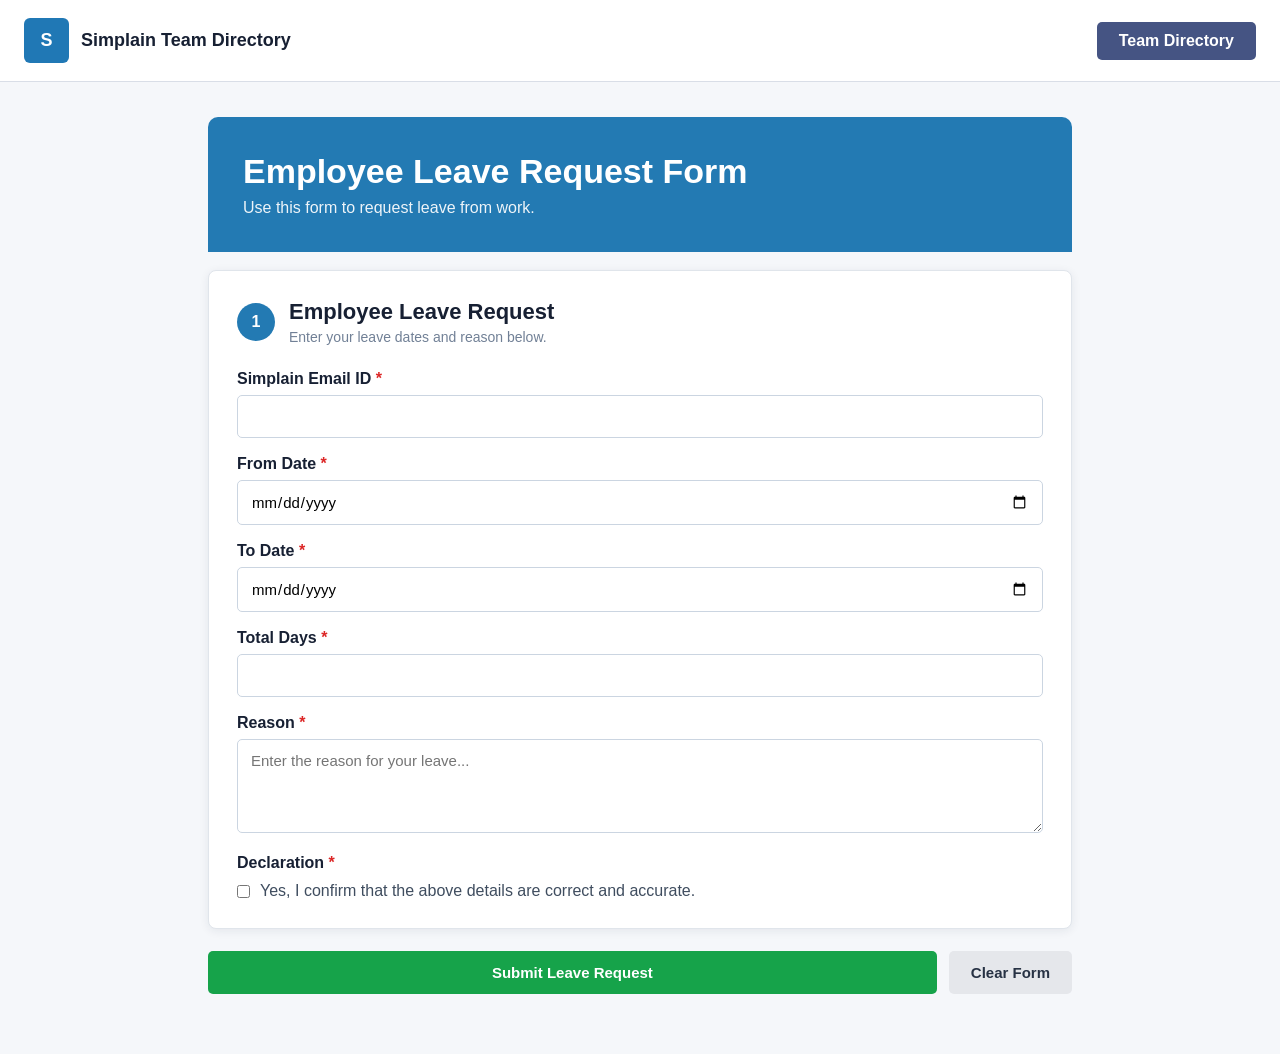
<file: Simplain_Employee_Portal (1)/employee-leave-request.html>
<!DOCTYPE html>
<html lang="en">
<head>
  <meta charset="UTF-8">
  <meta name="viewport" content="width=device-width, initial-scale=1.0">
  <title>Employee Leave Request Form | Simplain</title>
  <link rel="stylesheet" href="style.css">
</head>
<body>

<header class="navbar">
  <div class="brand">
    <div class="logo">S</div>
    <span>Simplain Team Directory</span>
  </div>
  <a href="index.html" class="top-btn">Team Directory</a>
</header>

<main class="form-page">
  <div class="form-header">
    <h1>Employee Leave Request Form</h1>
    <p>Use this form to request leave from work.</p>
  </div>

  <form id="leaveRequestForm">

    <section class="form-section">
      <div class="section-title">
        <span>1</span>
        <div>
          <h2>Employee Leave Request</h2>
          <p>Enter your leave dates and reason below.</p>
        </div>
      </div>

      <label>Simplain Email ID <span>*</span></label>
      <input type="email" name="simplainEmail" required>

      <label>From Date <span>*</span></label>
      <input type="date" name="fromDate" id="leaveFromDate" required>

      <label>To Date <span>*</span></label>
      <input type="date" name="toDate" id="leaveToDate" required>

      <label>Total Days <span>*</span></label>
      <input type="number" name="totalDays" id="leaveDays" min="0.5" step="0.5" required>

      <label>Reason <span>*</span></label>
      <textarea name="reason" rows="4" placeholder="Enter the reason for your leave..." required></textarea>

      <label>Declaration <span>*</span></label>
      <label class="declaration">
        <input type="checkbox" name="declaration" required>
        Yes, I confirm that the above details are correct and accurate.
      </label>
    </section>

    <div class="submit-area">
      <button type="submit" class="submit-btn">Submit Leave Request</button>
      <button type="reset" class="reset-btn">Clear Form</button>
    </div>

  </form>
</main>

<script src="script.js"></script>
</body>
</html>
</file>
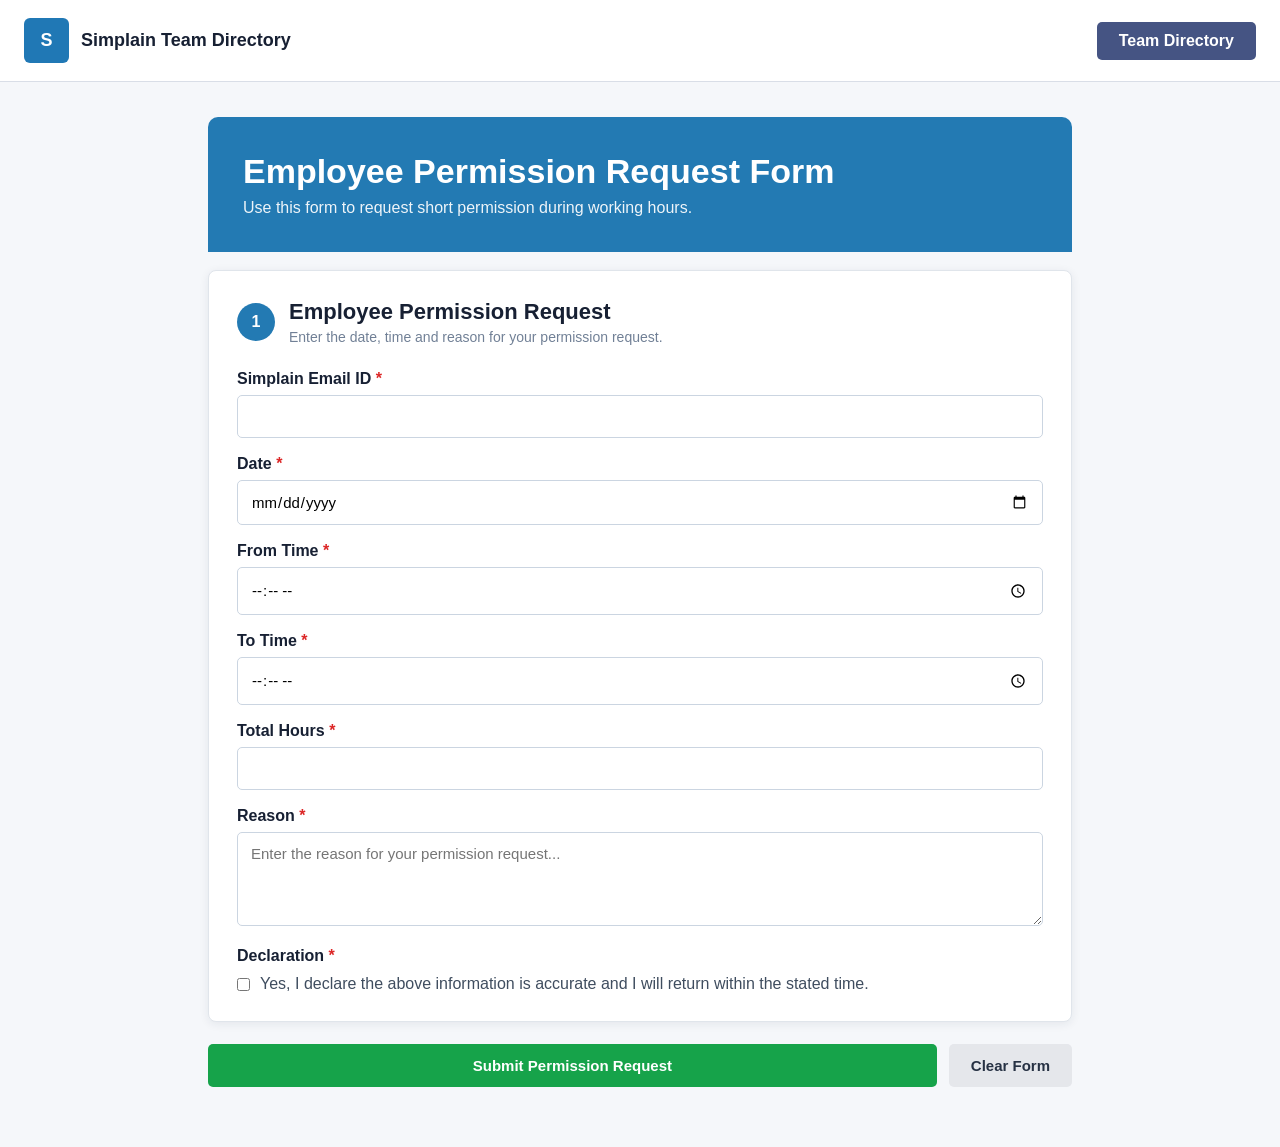
<file: Simplain_Employee_Portal (1)/employee-permission-request.html>
<!DOCTYPE html>
<html lang="en">
<head>
  <meta charset="UTF-8">
  <meta name="viewport" content="width=device-width, initial-scale=1.0">
  <title>Employee Permission Request Form | Simplain</title>
  <link rel="stylesheet" href="style.css">
</head>
<body>

<header class="navbar">
  <div class="brand">
    <div class="logo">S</div>
    <span>Simplain Team Directory</span>
  </div>
  <a href="index.html" class="top-btn">Team Directory</a>
</header>

<main class="form-page">
  <div class="form-header">
    <h1>Employee Permission Request Form</h1>
    <p>Use this form to request short permission during working hours.</p>
  </div>

  <form id="permissionRequestForm">

    <section class="form-section">
      <div class="section-title">
        <span>1</span>
        <div>
          <h2>Employee Permission Request</h2>
          <p>Enter the date, time and reason for your permission request.</p>
        </div>
      </div>

      <label>Simplain Email ID <span>*</span></label>
      <input type="email" name="simplainEmail" required>

      <label>Date <span>*</span></label>
      <input type="date" name="permissionDate" required>

      <label>From Time <span>*</span></label>
      <input type="time" name="fromTime" id="permissionFromTime" required>

      <label>To Time <span>*</span></label>
      <input type="time" name="toTime" id="permissionToTime" required>

      <label>Total Hours <span>*</span></label>
      <input type="number" name="totalHours" id="permissionTotalHours" min="0" step="0.25" required>

      <label>Reason <span>*</span></label>
      <textarea name="reason" rows="4" placeholder="Enter the reason for your permission request..." required></textarea>

      <label>Declaration <span>*</span></label>
      <label class="declaration">
        <input type="checkbox" name="declaration" required>
        Yes, I declare the above information is accurate and I will return within the stated time.
      </label>
    </section>

    <div class="submit-area">
      <button type="submit" class="submit-btn">Submit Permission Request</button>
      <button type="reset" class="reset-btn">Clear Form</button>
    </div>

  </form>
</main>

<script src="script.js"></script>
</body>
</html>
</file>
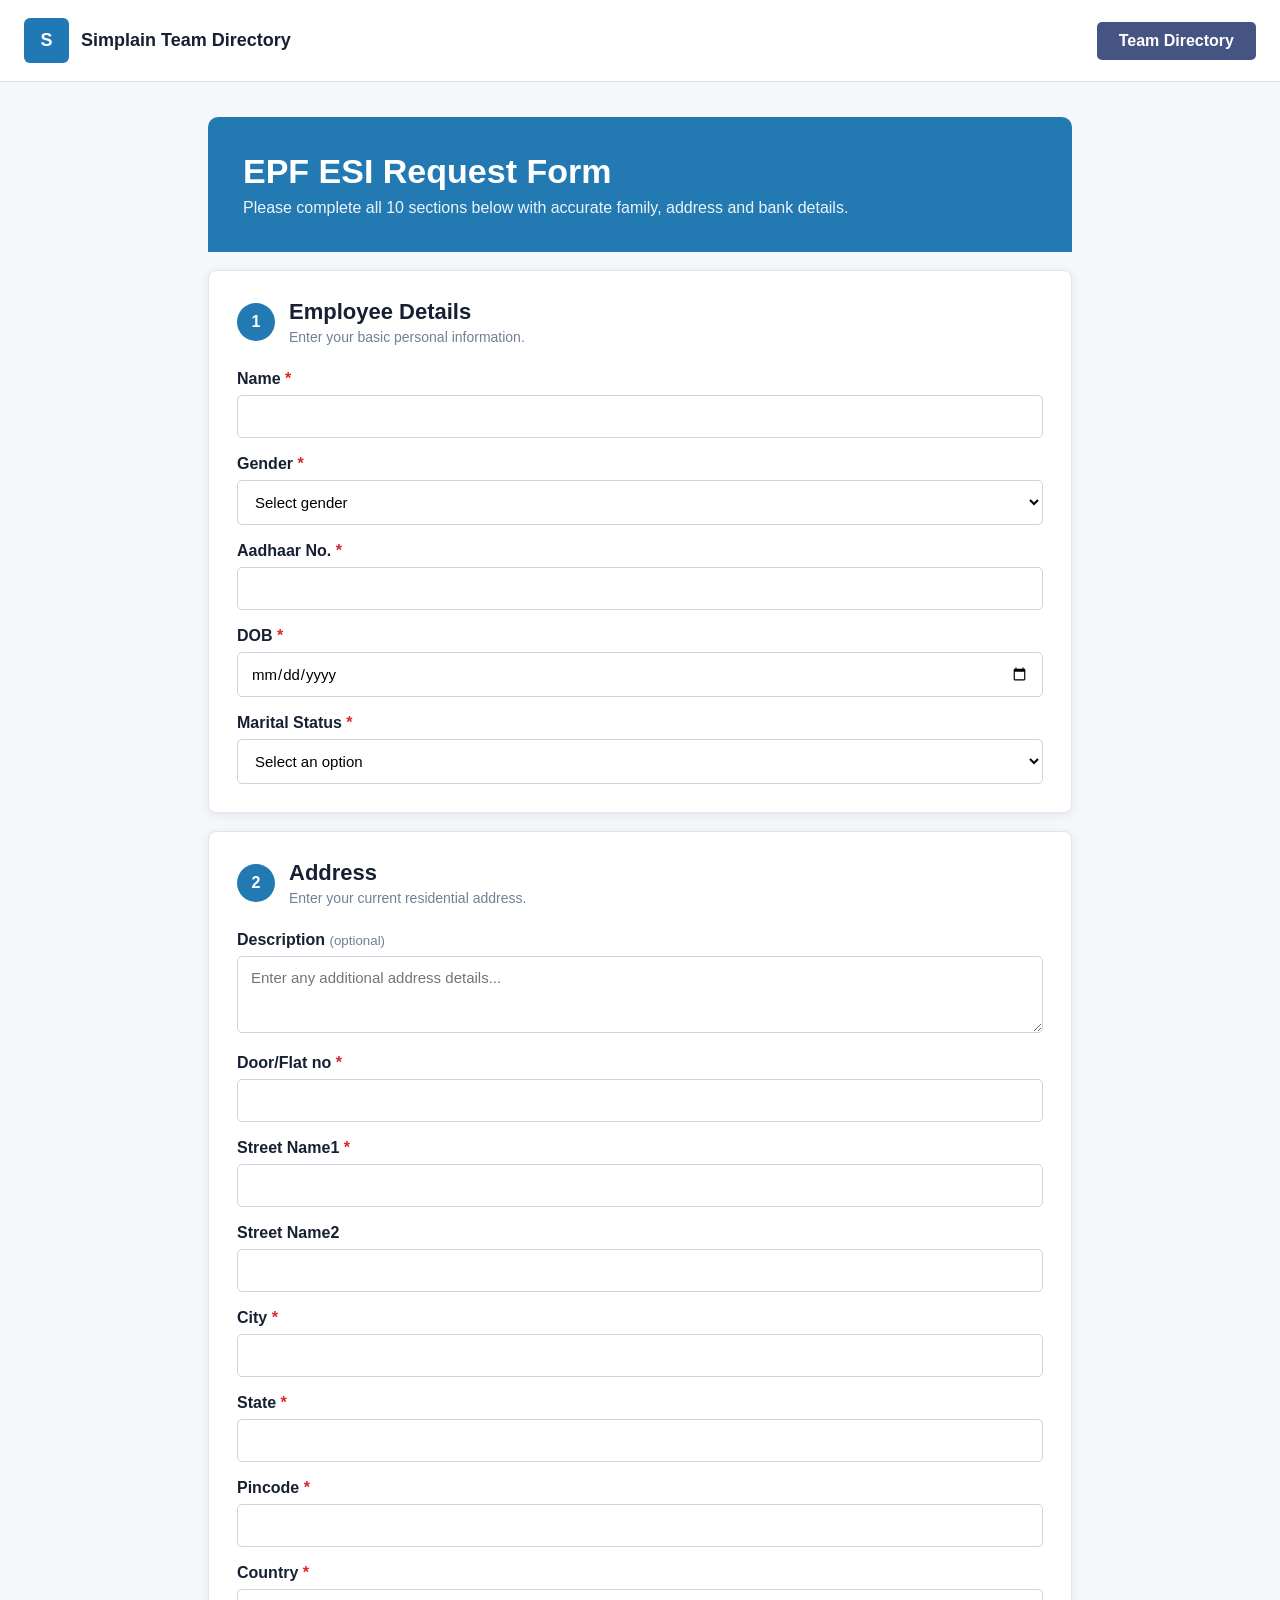
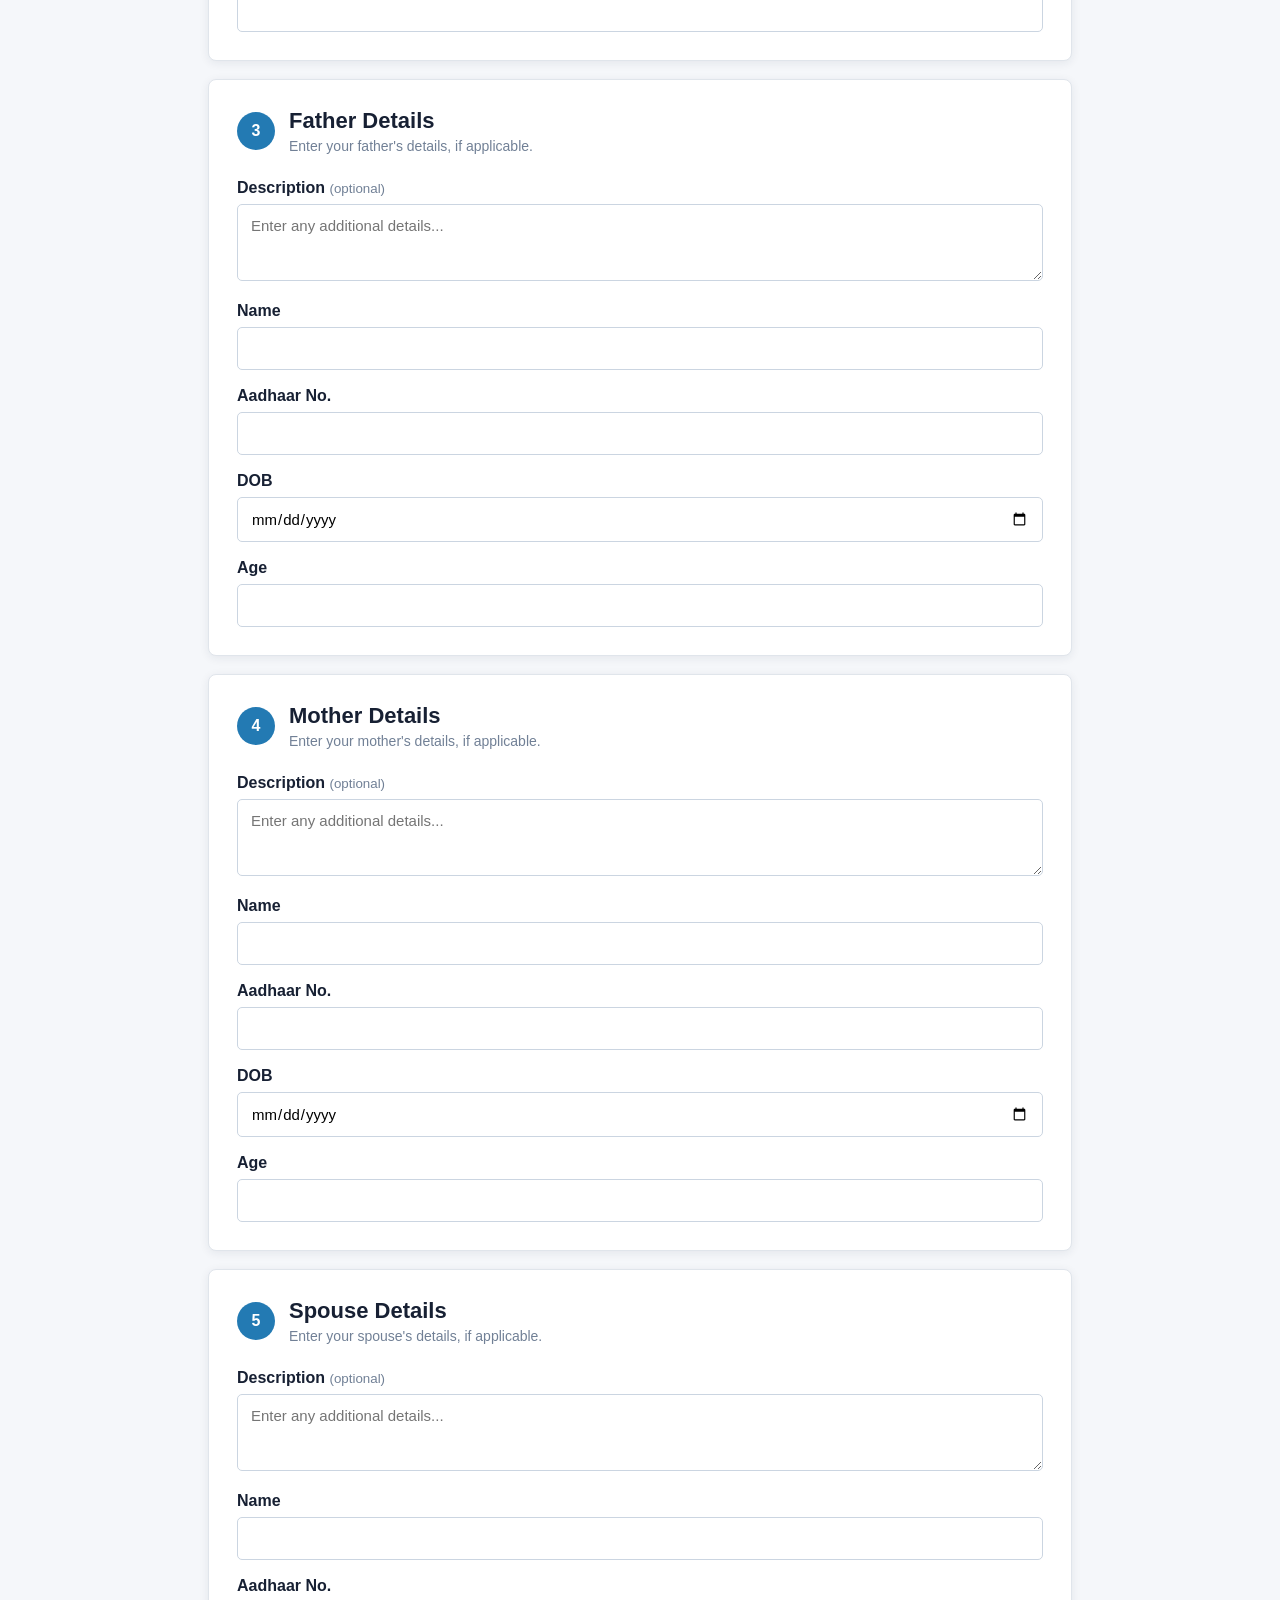
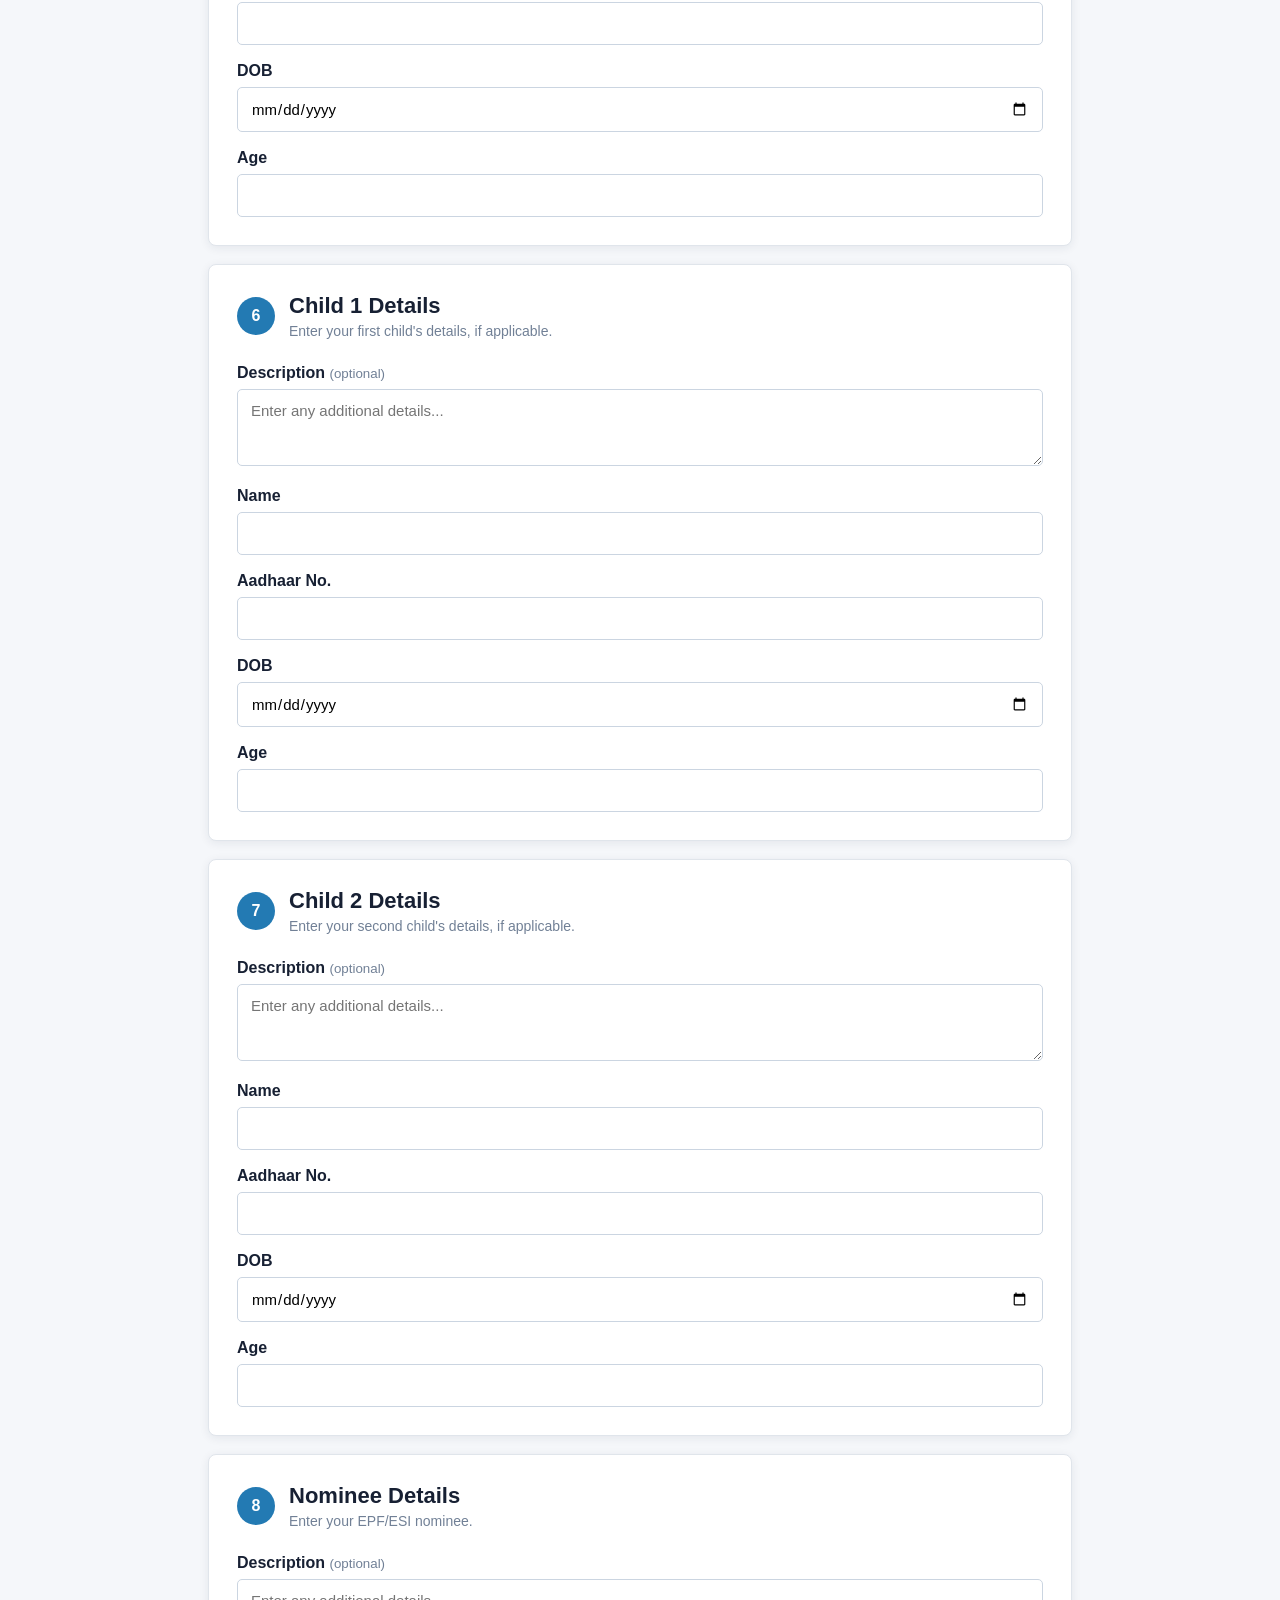
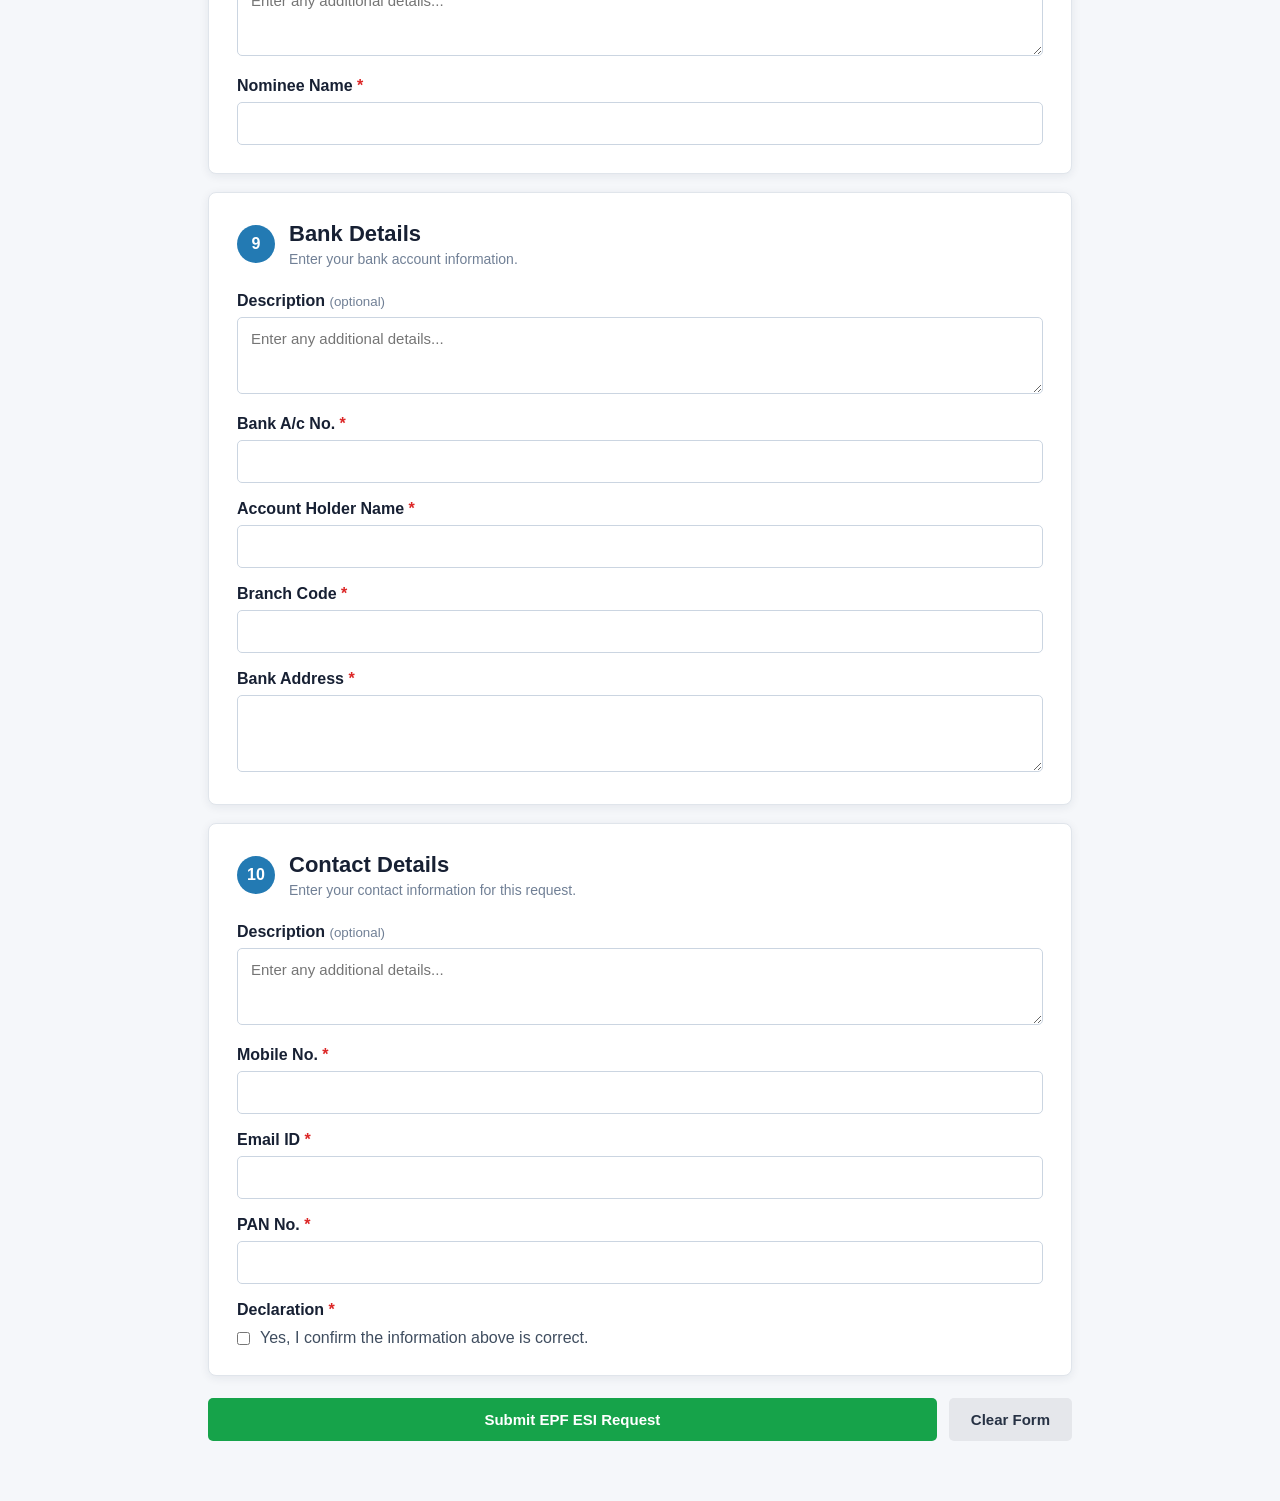
<file: Simplain_Employee_Portal (1)/epf-esi-request.html>
<!DOCTYPE html>
<html lang="en">
<head>
  <meta charset="UTF-8">
  <meta name="viewport" content="width=device-width, initial-scale=1.0">
  <title>EPF ESI Request Form | Simplain</title>
  <link rel="stylesheet" href="style.css">
</head>
<body>

<header class="navbar">
  <div class="brand">
    <div class="logo">S</div>
    <span>Simplain Team Directory</span>
  </div>
  <a href="index.html" class="top-btn">Team Directory</a>
</header>

<main class="form-page">
  <div class="form-header">
    <h1>EPF ESI Request Form</h1>
    <p>Please complete all 10 sections below with accurate family, address and bank details.</p>
  </div>

  <form id="epfEsiForm">

    <section class="form-section">
      <div class="section-title">
        <span>1</span>
        <div>
          <h2>Employee Details</h2>
          <p>Enter your basic personal information.</p>
        </div>
      </div>

      <label>Name <span>*</span></label>
      <input type="text" name="employeeName" required>

      <label>Gender <span>*</span></label>
      <select name="gender" required>
        <option value="" disabled selected>Select gender</option>
        <option value="Male">Male</option>
        <option value="Female">Female</option>
      </select>

      <label>Aadhaar No. <span>*</span></label>
      <input type="text" name="aadhaarNo" inputmode="numeric" pattern="[0-9]{12}" maxlength="12" title="Enter a valid 12-digit Aadhaar number" required>

      <label>DOB <span>*</span></label>
      <input type="date" name="dob" required>

      <label>Marital Status <span>*</span></label>
      <select name="maritalStatus" required>
        <option value="" disabled selected>Select an option</option>
        <option value="Yes">Yes</option>
        <option value="No">No</option>
      </select>
    </section>

    <section class="form-section">
      <div class="section-title">
        <span>2</span>
        <div>
          <h2>Address</h2>
          <p>Enter your current residential address.</p>
        </div>
      </div>

      <label>Description <small>(optional)</small></label>
      <textarea name="addressDescription" rows="3" placeholder="Enter any additional address details..."></textarea>

      <label>Door/Flat no <span>*</span></label>
      <input type="text" name="doorNo" required>

      <label>Street Name1 <span>*</span></label>
      <input type="text" name="streetName1" required>

      <label>Street Name2</label>
      <input type="text" name="streetName2">

      <label>City <span>*</span></label>
      <input type="text" name="city" required>

      <label>State <span>*</span></label>
      <input type="text" name="state" required>

      <label>Pincode <span>*</span></label>
      <input type="text" name="pincode" inputmode="numeric" pattern="[0-9]{6}" maxlength="6" title="Enter a valid 6-digit pincode" required>

      <label>Country <span>*</span></label>
      <input type="text" name="country" required>
    </section>

    <section class="form-section">
      <div class="section-title">
        <span>3</span>
        <div>
          <h2>Father Details</h2>
          <p>Enter your father's details, if applicable.</p>
        </div>
      </div>

      <label>Description <small>(optional)</small></label>
      <textarea name="fatherDescription" rows="3" placeholder="Enter any additional details..."></textarea>

      <label>Name</label>
      <input type="text" name="fatherName">

      <label>Aadhaar No.</label>
      <input type="text" name="fatherAadhaarNo" inputmode="numeric" pattern="[0-9]{12}" maxlength="12" title="Enter a valid 12-digit Aadhaar number">

      <label>DOB</label>
      <input type="date" name="fatherDob" class="dob-age-input" data-age-target="fatherAge">

      <label>Age</label>
      <input type="number" name="fatherAge" id="fatherAge" min="0" max="120" readonly>
    </section>

    <section class="form-section">
      <div class="section-title">
        <span>4</span>
        <div>
          <h2>Mother Details</h2>
          <p>Enter your mother's details, if applicable.</p>
        </div>
      </div>

      <label>Description <small>(optional)</small></label>
      <textarea name="motherDescription" rows="3" placeholder="Enter any additional details..."></textarea>

      <label>Name</label>
      <input type="text" name="motherName">

      <label>Aadhaar No.</label>
      <input type="text" name="motherAadhaarNo" inputmode="numeric" pattern="[0-9]{12}" maxlength="12" title="Enter a valid 12-digit Aadhaar number">

      <label>DOB</label>
      <input type="date" name="motherDob" class="dob-age-input" data-age-target="motherAge">

      <label>Age</label>
      <input type="number" name="motherAge" id="motherAge" min="0" max="120" readonly>
    </section>

    <section class="form-section">
      <div class="section-title">
        <span>5</span>
        <div>
          <h2>Spouse Details</h2>
          <p>Enter your spouse's details, if applicable.</p>
        </div>
      </div>

      <label>Description <small>(optional)</small></label>
      <textarea name="spouseDescription" rows="3" placeholder="Enter any additional details..."></textarea>

      <label>Name</label>
      <input type="text" name="spouseName">

      <label>Aadhaar No.</label>
      <input type="text" name="spouseAadhaarNo" inputmode="numeric" pattern="[0-9]{12}" maxlength="12" title="Enter a valid 12-digit Aadhaar number">

      <label>DOB</label>
      <input type="date" name="spouseDob" class="dob-age-input" data-age-target="spouseAge">

      <label>Age</label>
      <input type="number" name="spouseAge" id="spouseAge" min="0" max="120" readonly>
    </section>

    <section class="form-section">
      <div class="section-title">
        <span>6</span>
        <div>
          <h2>Child 1 Details</h2>
          <p>Enter your first child's details, if applicable.</p>
        </div>
      </div>

      <label>Description <small>(optional)</small></label>
      <textarea name="child1Description" rows="3" placeholder="Enter any additional details..."></textarea>

      <label>Name</label>
      <input type="text" name="child1Name">

      <label>Aadhaar No.</label>
      <input type="text" name="child1AadhaarNo" inputmode="numeric" pattern="[0-9]{12}" maxlength="12" title="Enter a valid 12-digit Aadhaar number">

      <label>DOB</label>
      <input type="date" name="child1Dob" class="dob-age-input" data-age-target="child1Age">

      <label>Age</label>
      <input type="number" name="child1Age" id="child1Age" min="0" max="120" readonly>
    </section>

    <section class="form-section">
      <div class="section-title">
        <span>7</span>
        <div>
          <h2>Child 2 Details</h2>
          <p>Enter your second child's details, if applicable.</p>
        </div>
      </div>

      <label>Description <small>(optional)</small></label>
      <textarea name="child2Description" rows="3" placeholder="Enter any additional details..."></textarea>

      <label>Name</label>
      <input type="text" name="child2Name">

      <label>Aadhaar No.</label>
      <input type="text" name="child2AadhaarNo" inputmode="numeric" pattern="[0-9]{12}" maxlength="12" title="Enter a valid 12-digit Aadhaar number">

      <label>DOB</label>
      <input type="date" name="child2Dob" class="dob-age-input" data-age-target="child2Age">

      <label>Age</label>
      <input type="number" name="child2Age" id="child2Age" min="0" max="120" readonly>
    </section>

    <section class="form-section">
      <div class="section-title">
        <span>8</span>
        <div>
          <h2>Nominee Details</h2>
          <p>Enter your EPF/ESI nominee.</p>
        </div>
      </div>

      <label>Description <small>(optional)</small></label>
      <textarea name="nomineeDescription" rows="3" placeholder="Enter any additional details..."></textarea>

      <label>Nominee Name <span>*</span></label>
      <input type="text" name="nomineeName" required>
    </section>

    <section class="form-section">
      <div class="section-title">
        <span>9</span>
        <div>
          <h2>Bank Details</h2>
          <p>Enter your bank account information.</p>
        </div>
      </div>

      <label>Description <small>(optional)</small></label>
      <textarea name="bankDescription" rows="3" placeholder="Enter any additional details..."></textarea>

      <label>Bank A/c No. <span>*</span></label>
      <input type="text" name="bankAccountNumber" inputmode="numeric" pattern="[0-9]{9,18}" title="Enter a valid bank account number (9 to 18 digits)" required>

      <label>Account Holder Name <span>*</span></label>
      <input type="text" name="accountHolderName" required>

      <label>Branch Code <span>*</span></label>
      <input type="text" name="branchCode" required>

      <label>Bank Address <span>*</span></label>
      <textarea name="bankAddress" rows="3" required></textarea>
    </section>

    <section class="form-section">
      <div class="section-title">
        <span>10</span>
        <div>
          <h2>Contact Details</h2>
          <p>Enter your contact information for this request.</p>
        </div>
      </div>

      <label>Description <small>(optional)</small></label>
      <textarea name="contactDescription" rows="3" placeholder="Enter any additional details..."></textarea>

      <label>Mobile No. <span>*</span></label>
      <input type="tel" name="mobileNo" inputmode="numeric" pattern="[0-9]{10}" maxlength="10" title="Enter a valid 10-digit mobile number" required>

      <label>Email ID <span>*</span></label>
      <input type="email" name="emailId" required>

      <label>PAN No. <span>*</span></label>
      <input type="text" name="panNo" class="uppercase-input" pattern="[A-Za-z]{5}[0-9]{4}[A-Za-z]{1}" maxlength="10" title="Enter a valid PAN, e.g. ABCDE1234F" required>

      <label>Declaration <span>*</span></label>
      <label class="declaration">
        <input type="checkbox" name="declaration" required>
        Yes, I confirm the information above is correct.
      </label>
    </section>

    <div class="submit-area">
      <button type="submit" class="submit-btn">Submit EPF ESI Request</button>
      <button type="reset" class="reset-btn">Clear Form</button>
    </div>

  </form>
</main>

<script src="script.js"></script>
</body>
</html>
</file>
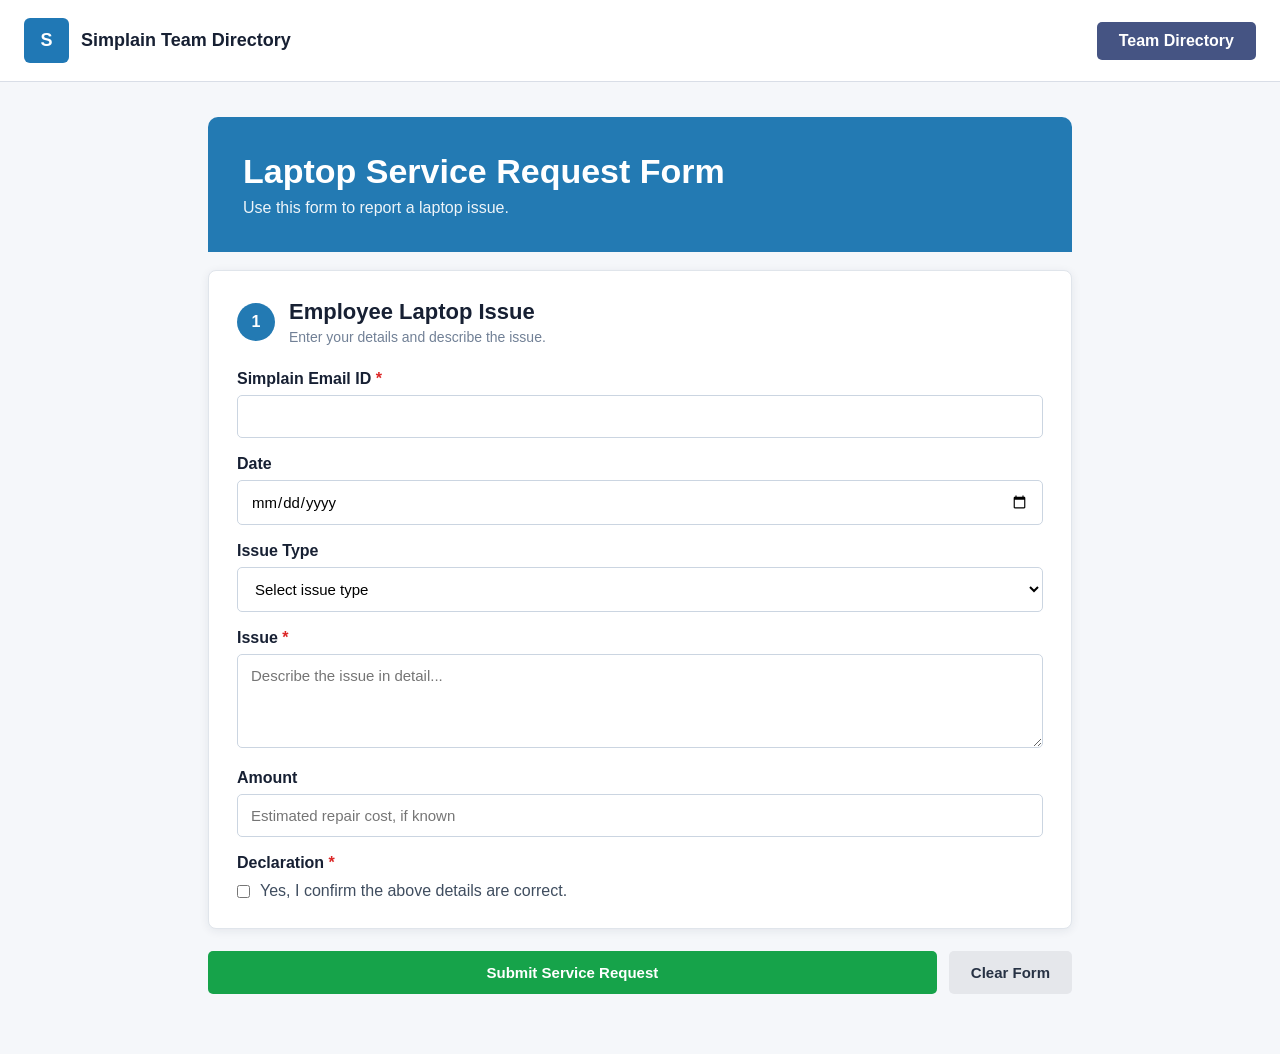
<file: Simplain_Employee_Portal (1)/laptop-service-request.html>
<!DOCTYPE html>
<html lang="en">
<head>
  <meta charset="UTF-8">
  <meta name="viewport" content="width=device-width, initial-scale=1.0">
  <title>Laptop Service Request Form | Simplain</title>
  <link rel="stylesheet" href="style.css">
</head>
<body>

<header class="navbar">
  <div class="brand">
    <div class="logo">S</div>
    <span>Simplain Team Directory</span>
  </div>
  <a href="index.html" class="top-btn">Team Directory</a>
</header>

<main class="form-page">
  <div class="form-header">
    <h1>Laptop Service Request Form</h1>
    <p>Use this form to report a laptop issue.</p>
  </div>

  <form id="laptopServiceForm">

    <section class="form-section">
      <div class="section-title">
        <span>1</span>
        <div>
          <h2>Employee Laptop Issue</h2>
          <p>Enter your details and describe the issue.</p>
        </div>
      </div>

      <label>Simplain Email ID <span>*</span></label>
      <input type="email" name="simplainEmail" required>

      <label>Date</label>
      <input type="date" name="issueDate">

      <label>Issue Type</label>
      <select name="issueType">
        <option value="" disabled selected>Select issue type</option>
        <option value="Hardware Issue">Hardware Issue</option>
        <option value="Software Issue">Software Issue</option>
        <option value="Battery Replacement">Battery Replacement</option>
        <option value="Screen Damage">Screen Damage</option>
        <option value="Slow Performance">Slow Performance</option>
        <option value="Other">Other</option>
      </select>

      <label>Issue <span>*</span></label>
      <textarea name="issue" rows="4" placeholder="Describe the issue in detail..." required></textarea>

      <label>Amount</label>
      <input type="number" name="amount" min="0" step="0.01" placeholder="Estimated repair cost, if known">

      <label>Declaration <span>*</span></label>
      <label class="declaration">
        <input type="checkbox" name="declaration" required>
        Yes, I confirm the above details are correct.
      </label>
    </section>

    <div class="submit-area">
      <button type="submit" class="submit-btn">Submit Service Request</button>
      <button type="reset" class="reset-btn">Clear Form</button>
    </div>

  </form>
</main>

<script src="script.js"></script>
</body>
</html>
</file>
<file: Exit_Interview_Project (1)/style.css>
* {
  box-sizing: border-box;
  margin: 0;
  padding: 0;
}

body {
  font-family: Arial, Helvetica, sans-serif;
  background: #f5f7fa;
  color: #172033;
}

.navbar {
  height: 82px;
  background: #ffffff;
  border-bottom: 1px solid #d9dee7;
  display: flex;
  align-items: center;
  justify-content: space-between;
  padding: 0 24px;
}

.brand {
  display: flex;
  align-items: center;
  gap: 12px;
  font-size: 18px;
  font-weight: 700;
}

.logo {
  width: 45px;
  height: 45px;
  background: #2078b5;
  color: white;
  border-radius: 6px;
  display: grid;
  place-items: center;
  font-size: 18px;
  font-weight: bold;
}

.top-btn {
  background: #16a34a;
  color: white;
  text-decoration: none;
  padding: 10px 22px;
  border-radius: 5px;
  font-weight: 700;
}

.top-btn:hover {
  background: #12833b;
}

.hero {
  height: 320px;
  background:
    linear-gradient(rgba(0,0,0,.38), rgba(0,0,0,.38)),
    url("https://images.unsplash.com/photo-1529156069898-49953e39b3ac?auto=format&fit=crop&w=1600&q=80")
    center/cover;
}

.overlay {
  height: 100%;
  display: grid;
  place-items: center;
  text-align: center;
  color: white;
}

.overlay h1 {
  font-size: 58px;
  line-height: 1.12;
}

.notice {
  text-align: center;
  color: #52708e;
  font-size: 16px;
  margin: 30px 20px 22px;
}

.profile-btn {
  display: block;
  max-width: 1220px;
  margin: 0 auto 30px;
  background: #237ab3;
  color: white;
  text-decoration: none;
  text-align: center;
  padding: 18px;
  border-radius: 5px;
  font-size: 20px;
  font-weight: 700;
}

.directory {
  margin: 0 15px 50px;
  background: white;
  border: 1px solid #d3d9e2;
  border-radius: 6px;
  overflow: auto;
}

.sheet-title {
  padding: 15px 20px;
  color: #34495e;
}

table {
  width: 100%;
  border-collapse: collapse;
  min-width: 1000px;
}

th {
  background: #00e600;
  color: #000;
  text-align: left;
  padding: 12px;
}

td {
  padding: 11px;
  border: 1px solid #e0e4e9;
  color: #31435a;
}

td a {
  color: #155dcc;
}

/* Exit form */

.form-page {
  max-width: 900px;
  margin: 35px auto 60px;
  padding: 0 18px;
}

.form-header {
  background: #237ab3;
  color: white;
  padding: 35px;
  border-radius: 10px 10px 0 0;
}

.form-header h1 {
  font-size: 34px;
  margin-bottom: 8px;
}

.form-header p {
  opacity: .92;
}

.form-section {
  background: white;
  margin-top: 18px;
  padding: 28px;
  border-radius: 8px;
  box-shadow: 0 2px 10px rgba(20, 40, 60, .08);
  border: 1px solid #e0e5eb;
}

.section-title {
  display: flex;
  align-items: center;
  gap: 14px;
  margin-bottom: 25px;
}

.section-title > span {
  width: 38px;
  height: 38px;
  border-radius: 50%;
  background: #237ab3;
  color: white;
  display: grid;
  place-items: center;
  font-weight: bold;
}

.section-title h2 {
  font-size: 22px;
}

.section-title p {
  margin-top: 4px;
  color: #718096;
  font-size: 14px;
}

.form-section > label:not(.option):not(.declaration) {
  display: block;
  margin: 17px 0 7px;
  font-weight: 600;
}

.form-section label span {
  color: #dc2626;
}

.form-section small {
  color: #718096;
  font-weight: normal;
}

input[type="text"],
input[type="date"],
textarea {
  width: 100%;
  padding: 12px 13px;
  border: 1px solid #cbd5e1;
  border-radius: 5px;
  font-size: 15px;
  outline: none;
}

textarea {
  resize: vertical;
}

input:focus,
textarea:focus {
  border-color: #237ab3;
  box-shadow: 0 0 0 2px rgba(35, 122, 179, .12);
}

.options,
.checkbox-grid {
  display: flex;
  flex-wrap: wrap;
  gap: 12px;
  margin-top: 10px;
}

.checkbox-grid {
  display: grid;
  grid-template-columns: repeat(2, 1fr);
}

.option {
  background: #f7fafc;
  border: 1px solid #d8e0e8;
  padding: 12px 15px;
  border-radius: 5px;
  cursor: pointer;
}

.option input {
  margin-right: 8px;
}

.declaration {
  display: flex;
  gap: 10px;
  align-items: flex-start;
  margin-top: 10px;
  color: #3f4d5f;
}

.declaration input {
  margin-top: 3px;
}

.submit-area {
  display: flex;
  gap: 12px;
  margin-top: 22px;
}

.submit-btn,
.reset-btn {
  border: none;
  padding: 13px 22px;
  border-radius: 5px;
  font-size: 15px;
  font-weight: 700;
  cursor: pointer;
}

.submit-btn {
  background: #16a34a;
  color: white;
  flex: 1;
}

.reset-btn {
  background: #e5e7eb;
  color: #273244;
}

@media (max-width: 650px) {
  .overlay h1 {
    font-size: 38px;
  }

  .navbar {
    padding: 0 12px;
  }

  .brand span {
    font-size: 15px;
  }

  .top-btn {
    padding: 9px 12px;
    font-size: 13px;
  }

  .checkbox-grid {
    grid-template-columns: 1fr;
  }

  .submit-area {
    flex-direction: column;
  }
}
</file>
<file: Simplain_Employee_Portal (1)/style.css>
* {
  box-sizing: border-box;
  margin: 0;
  padding: 0;
}

body {
  font-family: Arial, Helvetica, sans-serif;
  background: #f5f7fa;
  color: #172033;
}

.navbar {
  height: 82px;
  background: #ffffff;
  border-bottom: 1px solid #d9dee7;
  display: flex;
  align-items: center;
  justify-content: space-between;
  padding: 0 24px;
}

.brand {
  display: flex;
  align-items: center;
  gap: 12px;
  font-size: 18px;
  font-weight: 700;
}

.logo {
  width: 45px;
  height: 45px;
  background: #2078b5;
  color: white;
  border-radius: 6px;
  display: grid;
  place-items: center;
  font-size: 18px;
  font-weight: bold;
}

.nav-links {
  display: flex;
  gap: 10px;
  flex-wrap: wrap;
}

.top-btn {
  background: #455483;
  color: white;
  text-decoration: none;
  padding: 10px 22px;
  border-radius: 5px;
  font-weight: 700;
  white-space: nowrap;
}

.top-btn:hover {
  background: #12833b;
}

.hero {
  height: 320px;
  background:
    linear-gradient(rgba(0,0,0,.38), rgba(0,0,0,.38)),
    url("https://images.unsplash.com/photo-1529156069898-49953e39b3ac?auto=format&fit=crop&w=1600&q=80")
    center/cover;
}

.overlay {
  height: 100%;
  display: grid;
  place-items: center;
  text-align: center;
  color: white;
}

.overlay h1 {
  font-size: 58px;
  line-height: 1.12;
}

.notice {
  text-align: center;
  color: #52708e;
  font-size: 16px;
  margin: 30px 20px 22px;
}

.profile-btn {
  display: block;
  max-width: 1220px;
  margin: 0 auto 30px;
  background: #237ab3;
  color: white;
  text-decoration: none;
  text-align: center;
  padding: 18px;
  border-radius: 5px;
  font-size: 20px;
  font-weight: 700;
}

.directory {
  margin: 0 15px 50px;
  background: white;
  border: 1px solid #d3d9e2;
  border-radius: 6px;
  overflow: auto;
}

.forms-section {
  max-width: 1260px;
  margin: 46px auto 40px;
  padding: 0 15px;
  text-align: center;
}

.forms-section h2 {
  font-size: 32px;
  color: #172033;
}

.forms-subtitle {
  color: #7c8ba1;
  margin-top: 8px;
  margin-bottom: 28px;
  font-size: 15px;
}

.forms-grid {
  display: grid;
  grid-template-columns: repeat(2, 1fr);
  gap: 18px;
  text-align: left;
}

.form-card {
  display: flex;
  align-items: center;
  gap: 16px;
  background: white;
  border: 1px solid #dce1e9;
  border-radius: 8px;
  padding: 20px 22px;
  text-decoration: none;
  color: inherit;
  transition: border-color .15s ease, box-shadow .15s ease, transform .15s ease;
}

.form-card:hover,
.form-card:focus-visible {
  border-color: #25e318;
  box-shadow: 0 4px 14px rgba(35, 122, 179, .15);
  transform: translateY(-1px);
}




.form-card--accent:hover,
.form-card--accent:focus-visible {
  border-color: #25e318;
  box-shadow: 0 4px 14px rgba(22, 163, 74, .15);
}

.card-number {
  flex-shrink: 0;
  width: 44px;
  height: 44px;
  border-radius: 50%;
  background: #44629e;
  color: white;
  display: grid;
  place-items: center;
  font-weight: 700;
  font-size: 15px;
}

.card-number--accent {
  background:#44629e;
}

.card-text {
  display: flex;
  flex-direction: column;
  gap: 3px;
}

.card-title {
  font-weight: 700;
  font-size: 16px;
  color: #172033;
}

.uppercase-input {
  text-transform: uppercase;
}

.card-sub {
  color: #8592a6;
  font-size: 13px;
}

.sheet-title {
  padding: 15px 20px;
  color: #34495e;
}

table {
  width: 100%;
  border-collapse: collapse;
  min-width: 1000px;
}

th {
  background: #00e600;
  color: #000;
  text-align: left;
  padding: 12px;
}

td {
  padding: 11px;
  border: 1px solid #e0e4e9;
  color: #31435a;
}

td a {
  color: #155dcc;
}

/* Exit form */

.form-page {
  max-width: 900px;
  margin: 35px auto 60px;
  padding: 0 18px;
}

.form-header {
  background: #237ab3;
  color: white;
  padding: 35px;
  border-radius: 10px 10px 0 0;
}

.form-header h1 {
  font-size: 34px;
  margin-bottom: 8px;
}

.form-header p {
  opacity: .92;
}

.form-section {
  background: white;
  margin-top: 18px;
  padding: 28px;
  border-radius: 8px;
  box-shadow: 0 2px 10px rgba(20, 40, 60, .08);
  border: 1px solid #e0e5eb;
}

.section-title {
  display: flex;
  align-items: center;
  gap: 14px;
  margin-bottom: 25px;
}

.section-title > span {
  width: 38px;
  height: 38px;
  border-radius: 50%;
  background: #237ab3;
  color: white;
  display: grid;
  place-items: center;
  font-weight: bold;
}

.section-title h2 {
  font-size: 22px;
}

.section-title p {
  margin-top: 4px;
  color: #718096;
  font-size: 14px;
}

.form-section > label:not(.option):not(.declaration) {
  display: block;
  margin: 17px 0 7px;
  font-weight: 600;
}

.form-section label span {
  color: #dc2626;
}

.form-section small {
  color: #718096;
  font-weight: normal;
}

input[type="text"],
input[type="email"],
input[type="tel"],
input[type="date"],
input[type="time"],
input[type="number"],
select,
textarea {
  width: 100%;
  padding: 12px 13px;
  border: 1px solid #cbd5e1;
  border-radius: 5px;
  font-size: 15px;
  outline: none;
  font-family: inherit;
  background: white;
}

textarea {
  resize: vertical;
}

input:focus,
select:focus,
textarea:focus {
  border-color: #237ab3;
  box-shadow: 0 0 0 2px rgba(35, 122, 179, .12);
}

.options,
.checkbox-grid {
  display: flex;
  flex-wrap: wrap;
  gap: 12px;
  margin-top: 10px;
}

.checkbox-grid {
  display: grid;
  grid-template-columns: repeat(2, 1fr);
}

.option {
  background: #f7fafc;
  border: 1px solid #d8e0e8;
  padding: 12px 15px;
  border-radius: 5px;
  cursor: pointer;
}

.option input {
  margin-right: 8px;
}

.declaration {
  display: flex;
  gap: 10px;
  align-items: flex-start;
  margin-top: 10px;
  color: #3f4d5f;
}

.declaration input {
  margin-top: 3px;
}

.submit-area {
  display: flex;
  gap: 12px;
  margin-top: 22px;
}

.submit-btn,
.reset-btn {
  border: none;
  padding: 13px 22px;
  border-radius: 5px;
  font-size: 15px;
  font-weight: 700;
  cursor: pointer;
}

.submit-btn {
  background: #16a34a;
  color: white;
  flex: 1;
}

.reset-btn {
  background: #e5e7eb;
  color: #273244;
}

@media (max-width: 650px) {
  .overlay h1 {
    font-size: 38px;
  }

  .navbar {
    padding: 0 12px;
  }

  .brand span {
    font-size: 15px;
  }

  .top-btn {
    padding: 9px 12px;
    font-size: 13px;
  }

  .checkbox-grid {
    grid-template-columns: 1fr;
  }

  .forms-grid {
    grid-template-columns: 1fr;
  }

  .submit-area {
    flex-direction: column;
  }
}
</file>
